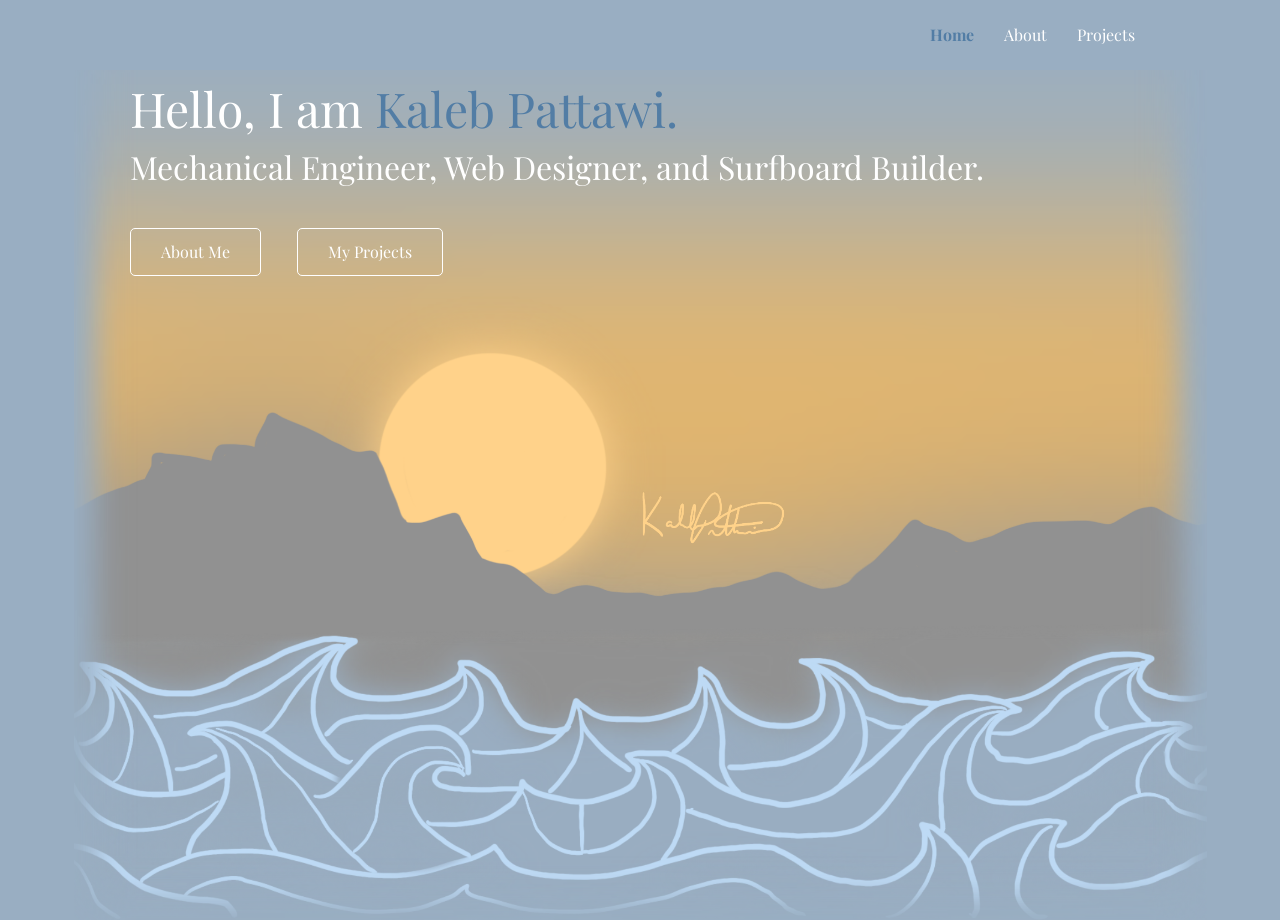
<file: index.html>
<!DOCTYPE html>
<html lang="en">
<head>
    <meta charset="UTF-8">
    <meta http-equiv="X-UA-Compatible" content="IE=edge">
    <meta name="viewport" content="width=device-width, initial-scale=1.0">
    <link rel="stylesheet" href="https://cdnjs.cloudflare.com/ajax/libs/font-awesome/5.15.3/css/all.min.css" integrity="sha512-iBBXm8fW90+nuLcSKlbmrPcLa0OT92xO1BIsZ+ywDWZCvqsWgccV3gFoRBv0z+8dLJgyAHIhR35VZc2oM/gI1w==" crossorigin="anonymous" />
    
    <link rel="stylesheet" href="./css/style.css">
    <link rel="stylesheet" href="./css/utilities.css">
    <title>Kaleb Pattawi | Home</title>
</head>
<body>
    <!-- Navbar -->
    <div class="navbar">
        <div class="container flex">
            <h1 class="logo"></h1>
            <nav>
                <ul>
                    <li><a class="text-dark" href="./templates/index.html">Home</a></li>
                    <li><a href="./templates/about.html">About</a></li>
                    <li><a href="./templates/projects.html">Projects</a></li>
                    </ul>
            </nav>
        </div>
    </div>

    <!-- Showcase -->
    <section class="showcase">
        <div class="container">
            <div class="showcase-text">
                <h1>Hello, I am <mark>Kaleb Pattawi.</mark></h1>
                <h2>Mechanical Engineer, Web Designer, and Surfboard Builder.</h2>
                <!-- <a href="about.html" class="btn btn-outline-white">Read More</a> -->
                <div class="buttons">
                    <a href="./templates/about.html" class="btn btn-outline-white">About Me</a>
                    <a href="./templates/projects.html" class="btn btn-outline-white">My Projects</a>
                </div>
            </div>
            
        </div>
    </section>
</body>
</html>
</file>
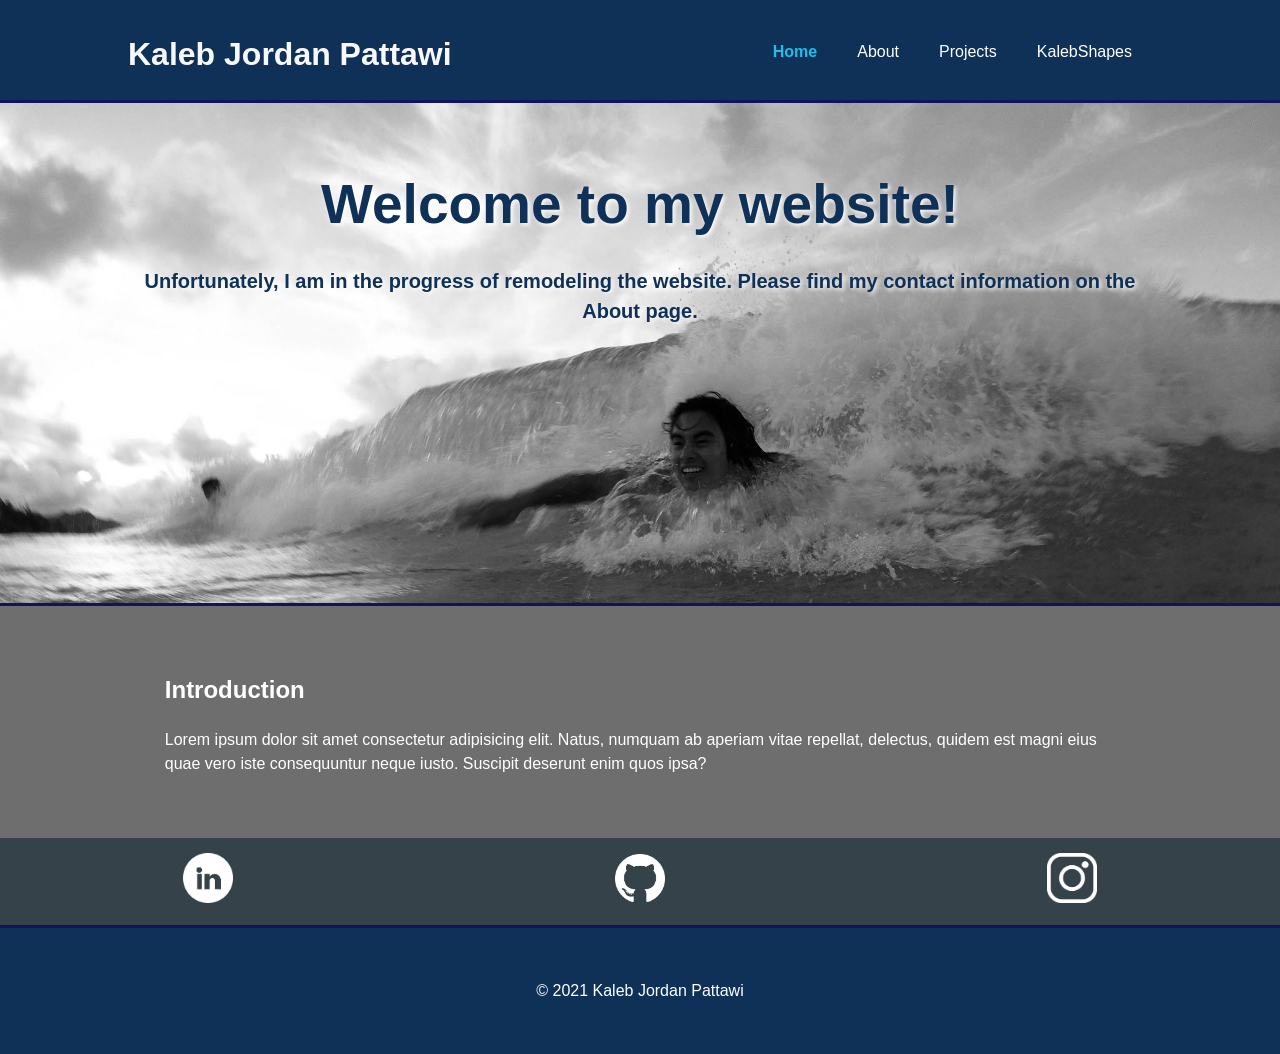
<file: oldLayout/index.html>
<!DOCTYPE html>
<html>

    <head>
        <meta charset="utf-8">
        <meta name="viewport" content="width=device-width">
        <meta name="description" content="Kaleb Pattawi's Portfolio">
        <meta name="keywords" content="portfolio, resume, experience, research, education">
        <meta name="author" content="Kaleb Pattawi">
        <title>Home</title>
        <link rel="stylesheet" href="./css/style.css">
    </head>
    
    <body>
        <header>
            <div class="container">
                <div id="branding">
                    <h1>Kaleb <span class="highlight"></span>Jordan Pattawi</h1>
                </div>
                <nav>
                    <ul>
                        <li class="current"><a href="index.html">Home</a></li>
                        <li><a href="about.html">About</a></li>
                        <li><a href="projects.html">Projects</a></li>
                        <li><a href="kalebshapes.html">KalebShapes</a></li>
                    </ul>
                </nav>
            </div>
        </header>

        <section id="showcase">
            <div class="container">
                <h1>Welcome to my website!</h1>
                <p>Unfortunately, I am in the progress of remodeling the website.  Please find my contact information on the About page.</p>
            </div>
        </section>

        <section id="introduction">
            <div class="container">
                <h1>Introduction</h1>
                <p>
                    Lorem ipsum dolor sit amet consectetur adipisicing elit. Natus, numquam ab aperiam vitae repellat, delectus, quidem est magni eius quae vero iste consequuntur neque iusto. Suscipit deserunt enim quos ipsa?
                </p>
            </div>
        </section>

        <!-- <section id="boxes">
            <div class="box">
                <img src="./img/headshot.jpg">
                <h3>Yeet1</h3>
                <p>Lorem, ipsum dolor sit amet consectetur adipisicing elit. Laudantium nostrum velit adipisci eligendi enim! Tempora suscipit quia voluptatem, beatae ratione sint maiores iusto voluptates, officiis maxime excepturi soluta voluptatibus quis.</p>
            </div>
            <div class="box">
                <img src="./img/black_KalebShapes.jpg">
                <h3>Yeet2</h3>
                <p>Lorem, ipsum dolor sit amet consectetur adipisicing elit. Laudantium nostrum velit adipisci eligendi enim! Tempora suscipit quia voluptatem, beatae ratione sint maiores iusto voluptates, officiis maxime excepturi soluta voluptatibus quis.</p>
            </div>
            <div class="box">
                <img src="./img/wave.jpg">
                <h3>Yeet3</h3>
                <p>Lorem, ipsum dolor sit amet consectetur adipisicing elit. Laudantium nostrum velit adipisci eligendi enim! Tempora suscipit quia voluptatem, beatae ratione sint maiores iusto voluptates, officiis maxime excepturi soluta voluptatibus quis.</p>
            </div>
        </section> -->

        <section id="newsletter">
            <a href="https://www.linkedin.com/in/kalebpattawi/" target="_blank"><img src="./img/whitelinked.png" alt=""></a>
            <a href="https://github.com/kpattawi" target="_blank"><img src="./img/whitegithub.png" alt=""></a>
            <a href="https://www.instagram.com/kalebshapes/" target="_blank"><img src="./img/whiteinsta.png" alt=""></a>
        </section>

        <footer>
            <p>&copy; 2021 Kaleb Jordan Pattawi</p>
        </footer>

    </body>
</html>
</file>
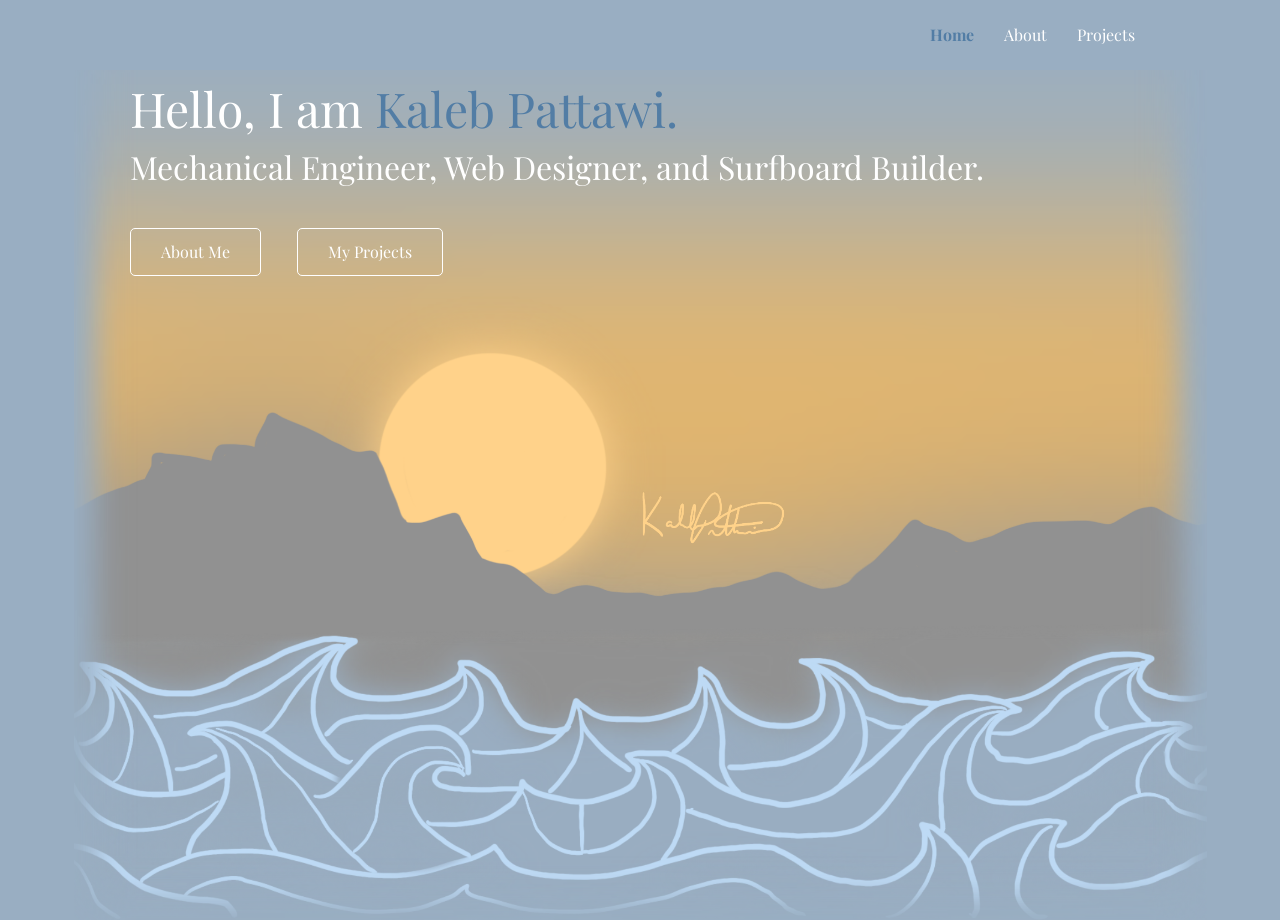
<file: templates/index.html>
<!DOCTYPE html>
<html lang="en">
<head>
    <meta charset="UTF-8">
    <meta http-equiv="X-UA-Compatible" content="IE=edge">
    <meta name="viewport" content="width=device-width, initial-scale=1.0">
    <link rel="stylesheet" href="https://cdnjs.cloudflare.com/ajax/libs/font-awesome/5.15.3/css/all.min.css" integrity="sha512-iBBXm8fW90+nuLcSKlbmrPcLa0OT92xO1BIsZ+ywDWZCvqsWgccV3gFoRBv0z+8dLJgyAHIhR35VZc2oM/gI1w==" crossorigin="anonymous" />
    
    <link rel="stylesheet" href="../css/style.css">
    <link rel="stylesheet" href="../css/utilities.css">
    <title>Kaleb Pattawi | Home</title>
</head>
<body>
    <!-- Navbar -->
    <div class="navbar">
        <div class="container flex">
            <!-- <h1 class="logo"></h1> -->
            <nav>
                <ul>
                    <li><a class="text-dark" href="index.html">Home</a></li>
                    <li><a href="about.html">About</a></li>
                    <li><a href="projects.html">Projects</a></li>
                    </ul>
            </nav>
        </div>
    </div>

    <!-- Showcase -->
    <section class="showcase">
        <div class="container">
            <div class="showcase-text">
                <h1>Hello, I am <mark>Kaleb Pattawi.</mark></h1>
                <h2>Mechanical Engineer, Web Designer, and Surfboard Builder.</h2>
                <!-- <a href="about.html" class="btn btn-outline-white">Read More</a> -->
                <div class="buttons">
                    <a href="about.html" class="btn btn-outline-white">About Me</a>
                    <a href="projects.html" class="btn btn-outline-white">My Projects</a>
                </div>
            </div>
            
        </div>
    </section>
</body>
</html>
</file>
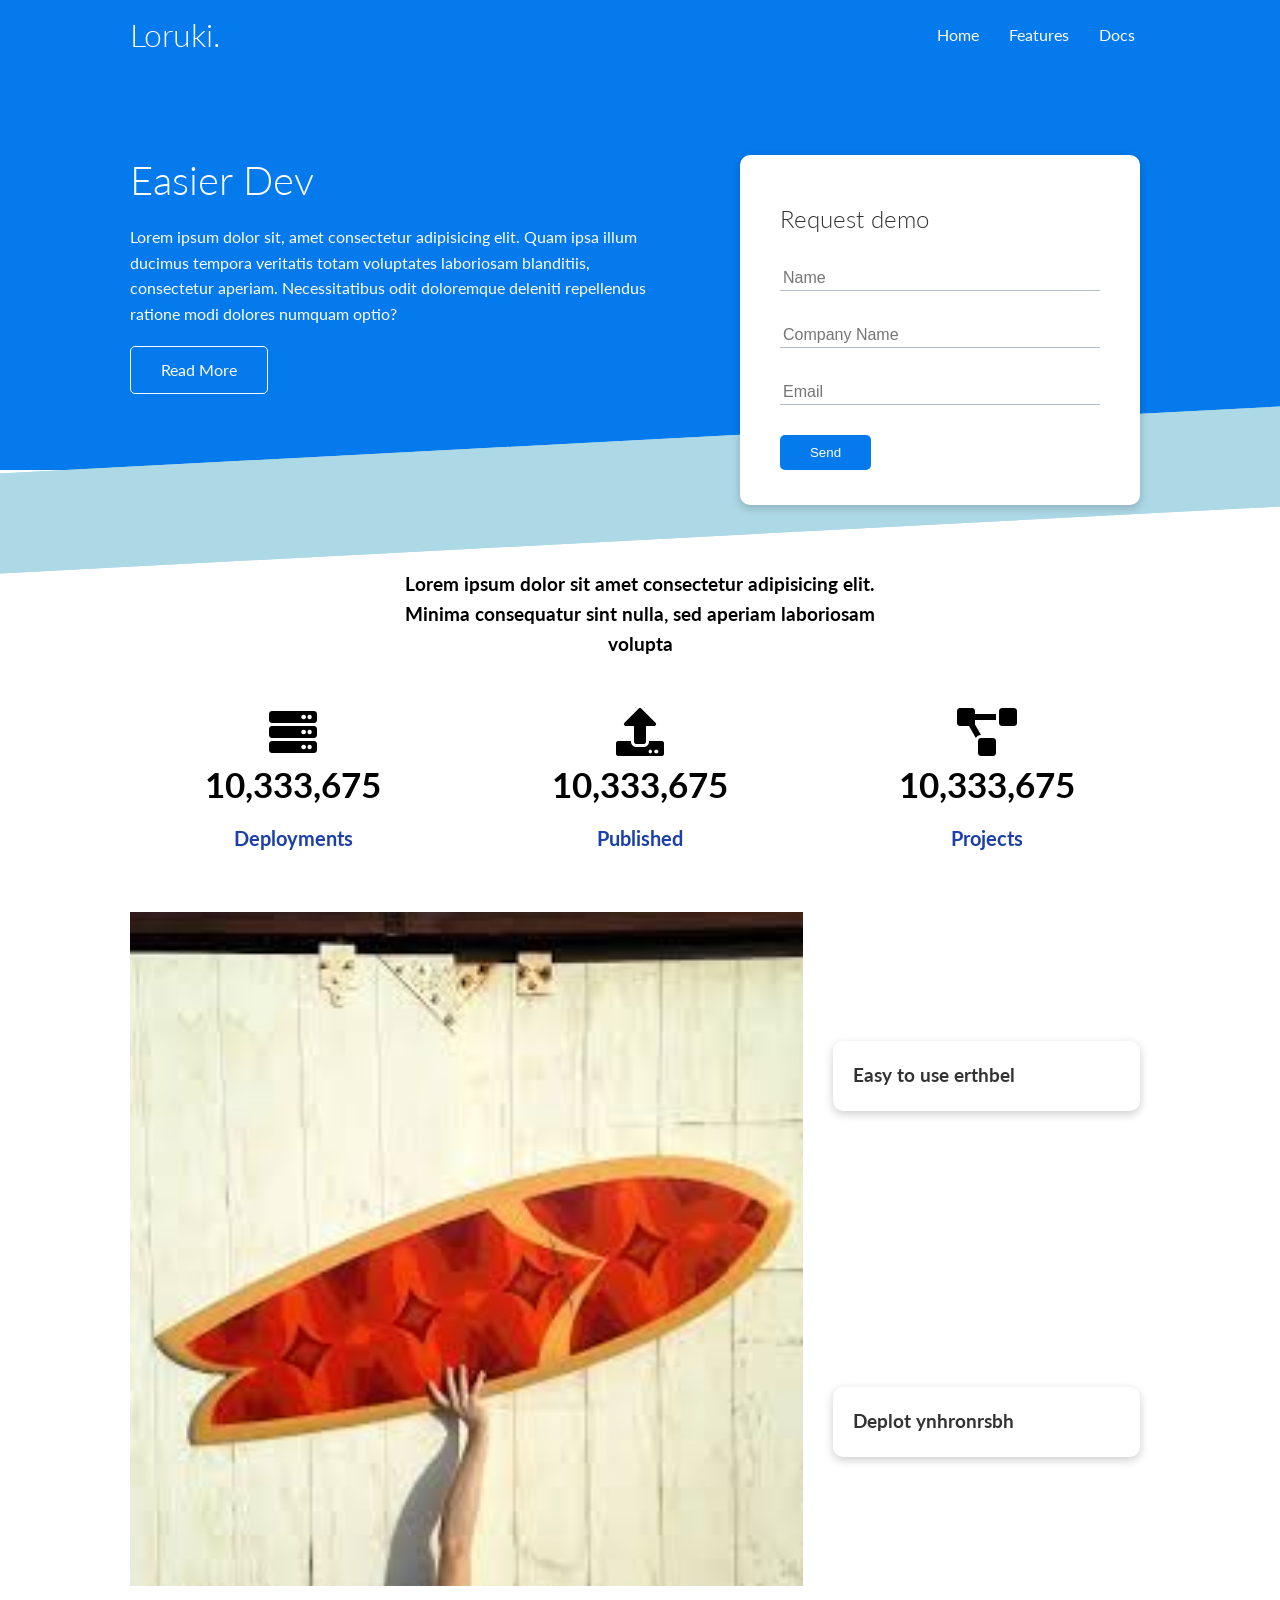
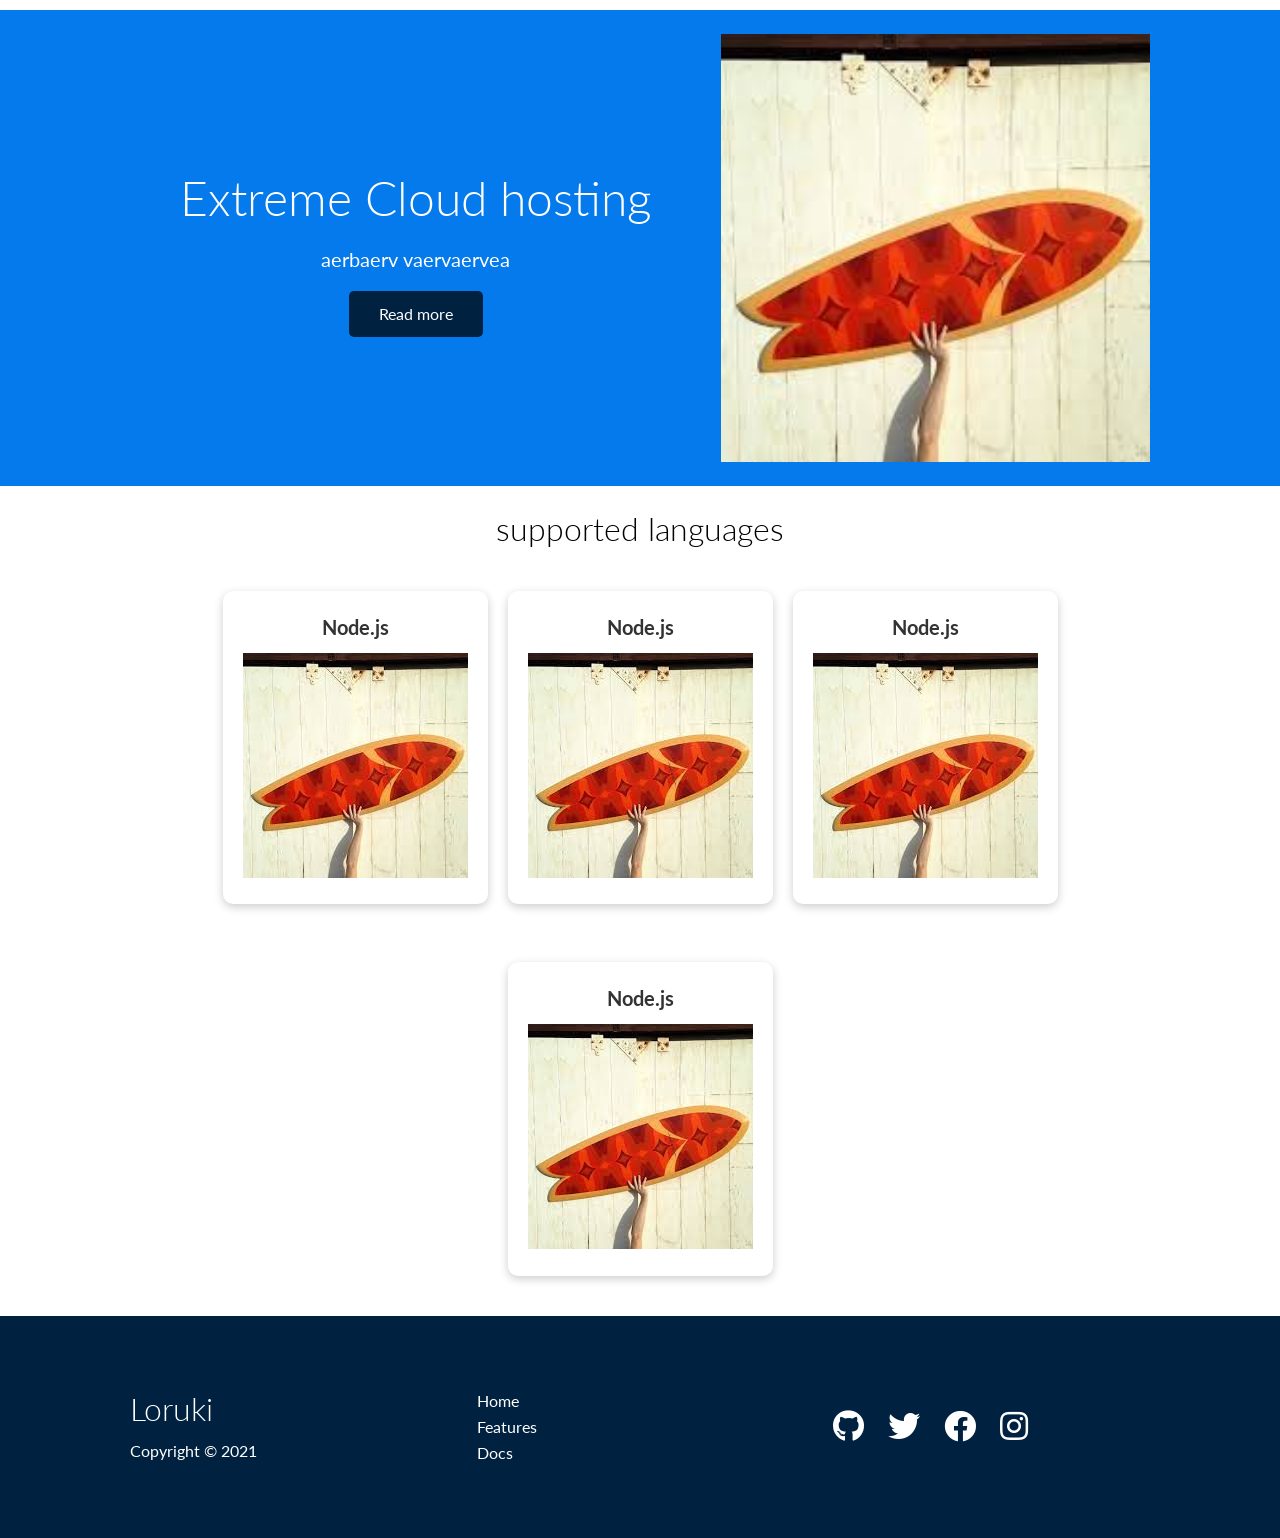
<file: youtubeTutorial/index.html>
<!DOCTYPE html>
<html lang="en">
<head>
    <meta charset="UTF-8">
    <meta http-equiv="X-UA-Compatible" content="IE=edge">
    <meta name="viewport" content="width=device-width, initial-scale=1.0">
    <link rel="stylesheet" href="https://cdnjs.cloudflare.com/ajax/libs/font-awesome/5.15.3/css/all.min.css" integrity="sha512-iBBXm8fW90+nuLcSKlbmrPcLa0OT92xO1BIsZ+ywDWZCvqsWgccV3gFoRBv0z+8dLJgyAHIhR35VZc2oM/gI1w==" crossorigin="anonymous" />
    <link rel="stylesheet" href="css/utilities.css">
    <link rel="stylesheet" href="css/style.css">
    <title>Loruki</title>
</head>
<body>
    <!-- Navbar -->
    <div class="navbar">
        <div class="container flex">
            <h1 class="logo">Loruki.</h1>
            <nav>
                <ul>
                    <li><a href="index.html">Home</a></li>
                    <li><a href="features.html">Features</a></li>
                    <li><a href="Docs.html">Docs</a></li>
                </ul>
            </nav>
        </div>
    </div>

    <!-- Showcase -->
    <section class="showcase">
        <div class="container grid">
            <div class="showcase-text">
                <h1>Easier Dev</h1>
                <p>Lorem ipsum dolor sit, amet consectetur adipisicing elit. Quam ipsa illum ducimus tempora veritatis totam voluptates laboriosam blanditiis, consectetur aperiam. Necessitatibus odit doloremque deleniti repellendus ratione modi dolores numquam optio?</p>
                <a href="features.html" class="btn btn-outline">Read More</a>
            </div>

            <div class="showcase-form card">
                <h2>Request demo</h2>
                <form>
                    <div class="form-control">
                        <input type="text" name="name" placeholder="Name" required>
                    </div>
                    <div class="form-control">
                        <input type="text" name="company" placeholder="Company Name" required>
                    </div>
                    <div class="form-control">
                        <input type="email" name="email" placeholder="Email" required>
                    </div>
                    <input type="submit" value="Send" class="btn btn-primary">
                </form>
            </div>
        </div>
    </section>

    <!-- Stats -->
    <section class="stats">
        <div class="container">
            <h3 class="stats-heading text-center my-1">
                Lorem ipsum dolor sit amet consectetur adipisicing elit. Minima consequatur sint nulla, sed aperiam laboriosam volupta
            </h3>

            <div class="grid grid-3 text-center my-4">
                <div>
                    <i class="fas fa-server fa-3x"></i>
                    <h3>10,333,675</h3>
                    <p class="text-secondary">Deployments</p>
                </div>
                <div>
                    <i class="fas fa-upload fa-3x"></i>
                    <h3>10,333,675</h3>
                    <p class="text-secondary">Published</p>
                </div>
                <div>
                    <i class="fas fa-project-diagram fa-3x"></i>
                    <h3>10,333,675</h3>
                    <p class="text-secondary">Projects</p>
                </div>
            </div>
        </div>
    </section>

    <!-- Cli -->
    <section class="cli">
        <div class="container grid">
            <img src="images/surfboard.jpg" alt="">
            <div class="card">
                <h3>Easy to use erthbel</h3>
            </div>
            <div class="card">
                <h3>Deplot ynhronrsbh</h3>
            </div>
        </div>
    </section>

    <!-- Cloud  -->
    <section class="cloud bg-primary my-2 py-2">
        <div class="container grid">
            <div class="text-center">
                <h2 class="lg">Extreme Cloud hosting</h2>
                <p class="lead my-1"> 
                    aerbaerv vaervaervea 
                </p>
                <a href="features.html" class="btn btn-dark">Read more</a>
            </div>
            <img src="images/surfboard.jpg" alt="">
        </div>
    </section>

    <!-- Languages  -->
    <section class="languages">
        <h2 class="md text-center my-2">
            supported languages
        </h2>
        <div class="container flex">
            <div class="card">
                <h4>Node.js</h4>
                <img src="images/surfboard.jpg" alt="">
            </div>
            <div class="card">
                <h4>Node.js</h4>
                <img src="images/surfboard.jpg" alt="">
            </div>
            <div class="card">
                <h4>Node.js</h4>
                <img src="images/surfboard.jpg" alt="">
            </div>
            <div class="card">
                <h4>Node.js</h4>
                <img src="images/surfboard.jpg" alt="">
            </div>
        </div>
    </section>

    <!-- FOoter  -->
    <footer class="footer bg-dark py-5">
        <div class="container grid grid-3">
            <div>
                <h1>Loruki</h1>
                <p>Copyright &copy; 2021</p>
            </div>
            <nav>
                <ul>
                    <li><a href="index.html">Home</a></li>
                    <li><a href="features.html">Features</a></li>
                    <li><a href="Docs.html">Docs</a></li>
                </ul>
            </nav>
            <div class="social">
                <a href="#"><i class="fab fa-github fa-2x"></i></a>
                <a href="#"><i class="fab fa-twitter fa-2x"></i></a>
                <a href="#"><i class="fab fa-facebook fa-2x"></i></a>
                <a href="#"><i class="fab fa-instagram fa-2x"></i></a>
            </div>
        </div>
    </footer>

</body>
</html>
</file>
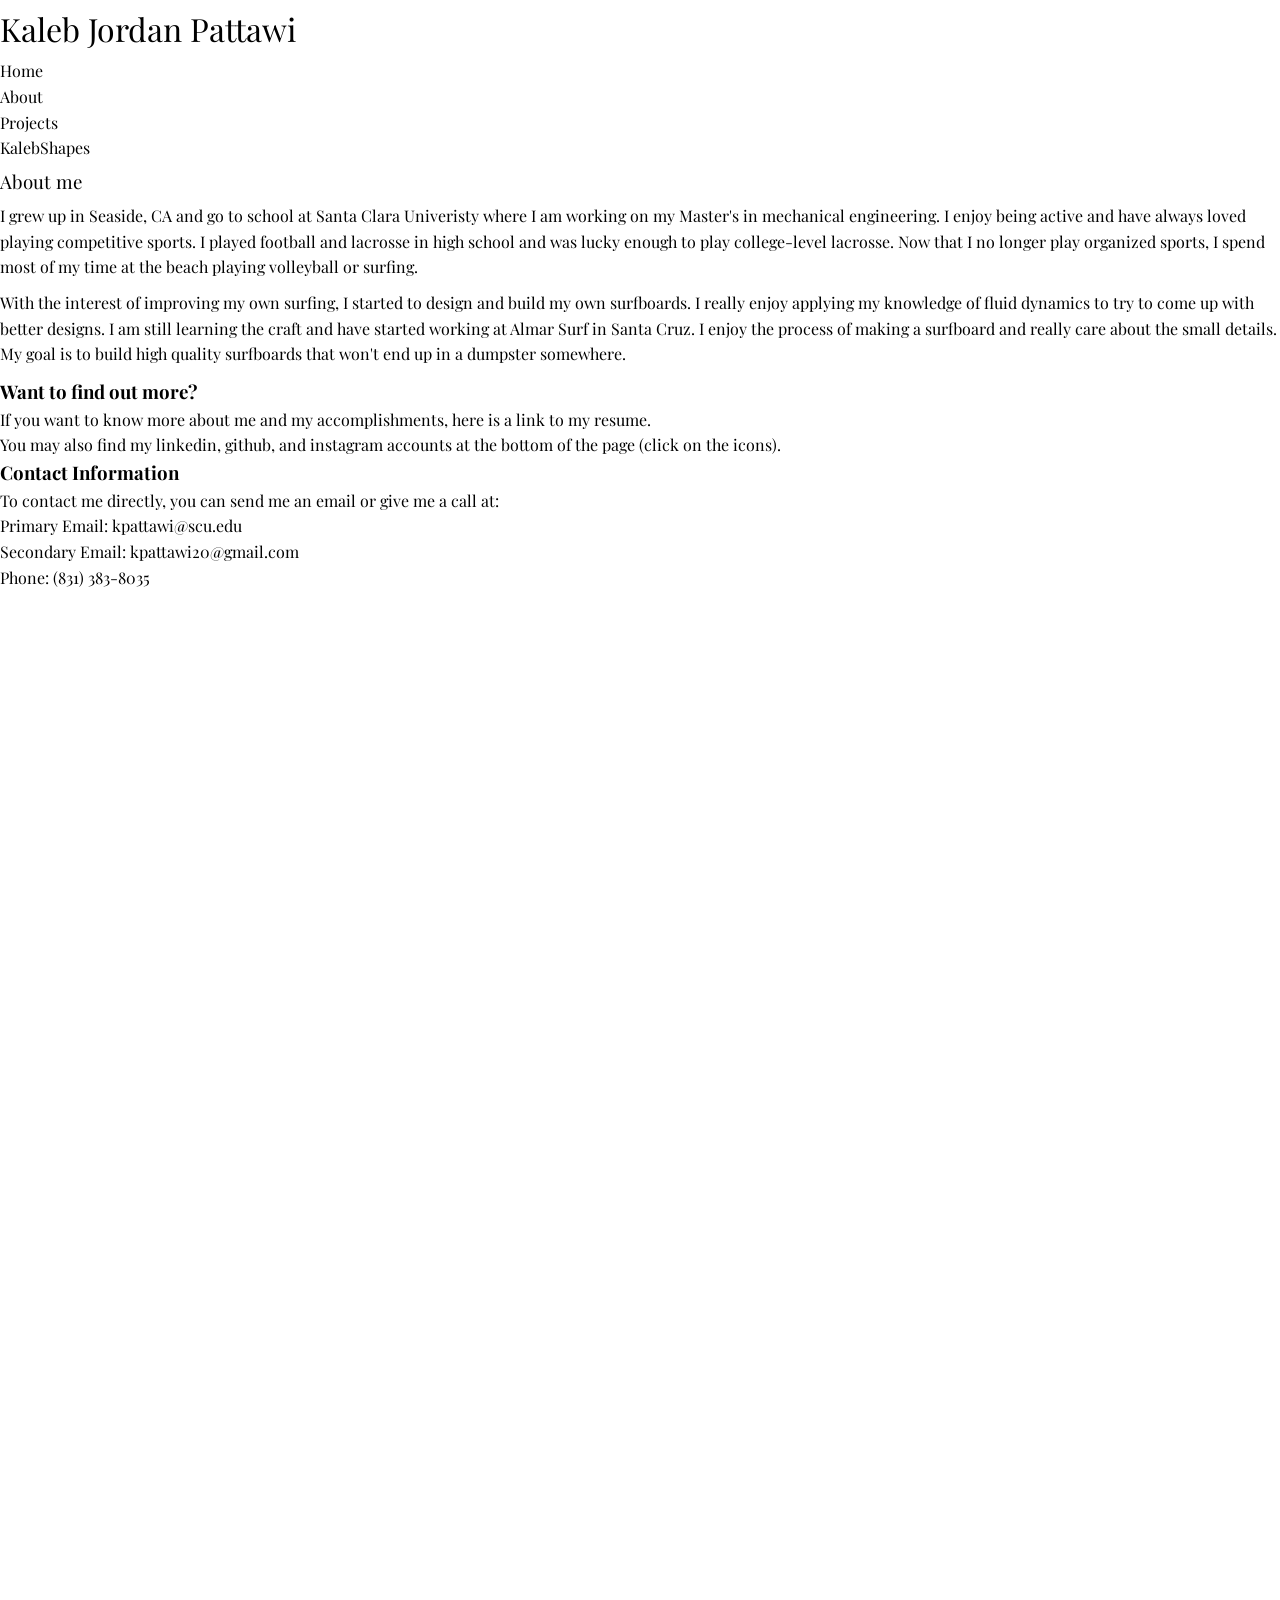
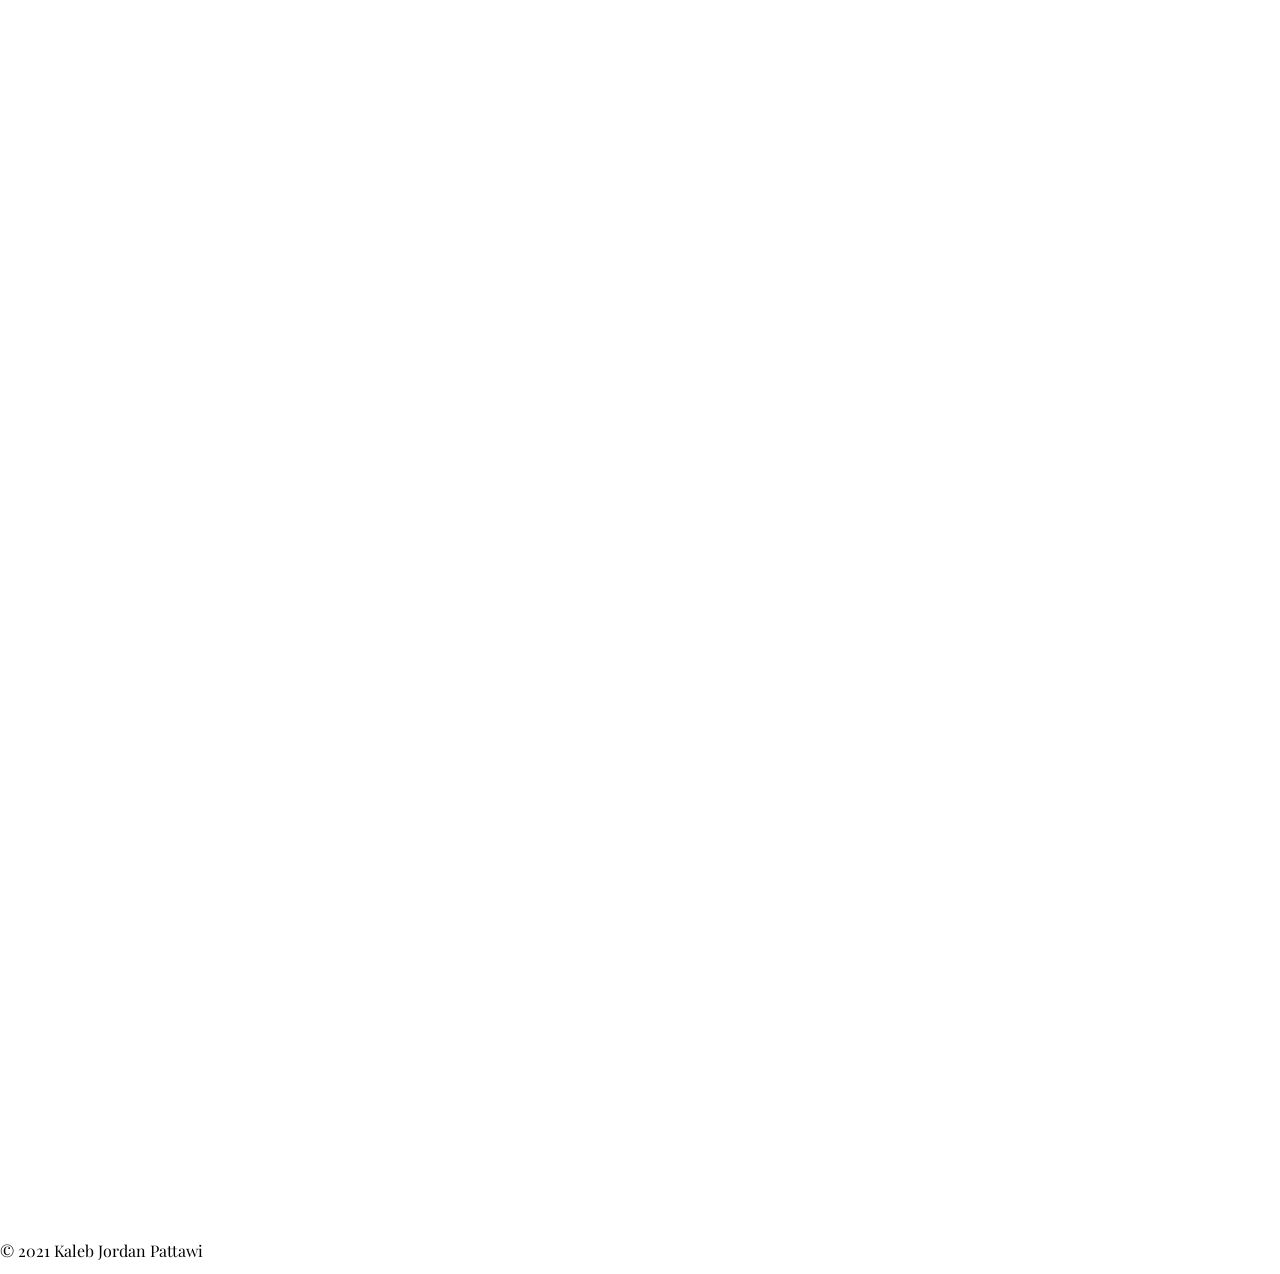
<file: about.html>
<!DOCTYPE html>
<html>
    <head>
        <meta charset="utf-8">
        <meta name="viewport" content="width=device-width">
        <meta name="description" content="Kaleb Pattawi's Portfolio">
        <meta name="keywords" content="portfolio, resume, experience, research, education">
        <meta name="author" content="Kaleb Pattawi">
        <title>About</title>
        <link rel="stylesheet" href="./css/style.css">
        
    </head>
    
    <body>
        <header>
            <div class="container">
                <div id="branding">
                    <h1>Kaleb <span class="highlight"></span>Jordan Pattawi</h1>
                </div>
                <nav>
                    <ul>
                        <li><a href="index.html">Home</a></li>
                        <li class="current"><a href="about.html">About</a></li>
                        <li><a href="projects.html">Projects</a></li>
                        <li><a href="kalebshapes.html">KalebShapes</a></li>
                    </ul>
                </nav>
            </div>
        </header>

        <section id="main">
            <div class="container">
                <article id="main-col">
                    <h1 class="page-title">About me</h1>
                    <div class="light">
                        <p> 
                            I grew up in Seaside, CA and go to school at 
                            Santa Clara Univeristy where I am working on 
                            my Master's in mechanical engineering.  I enjoy 
                            being active and have always loved playing 
                            competitive sports.  I played football and 
                            lacrosse in high school and was lucky enough 
                            to play college-level lacrosse.  Now that I no 
                            longer play organized sports, I spend most of my 
                            time at the beach playing volleyball or surfing.
                        </p>
                        <p>
                            With the interest of improving my own surfing, I 
                            started to design and build my own surfboards.
                            I really enjoy applying 
                            my knowledge of fluid dynamics to try to come up with 
                            better designs.  I am still learning the craft and have 
                            started working at Almar Surf in Santa Cruz.  I enjoy 
                            the process of making a surfboard and really care about 
                            the small details.  My goal is to build high quality surfboards 
                            that won't end up in a dumpster somewhere. 
                        </p>
                    </div>
                </article>

                <aside id="sidebar">
                    <div class="dark">
                        <h3>Want to find out more?</h3>
                        <ul>
                            <li>
                                If you want to know more about me and my accomplishments, 
                                here is a link to my <a href="https://docs.google.com/document/d/14BQbeelcV4VU8afqbITBo7rW27tKcjtvRCC2LYYZzCw/edit?usp=sharing" target="_blank">resume</a>.
                            </li>
                            <li>
                                You may also find my linkedin, github, and instagram accounts at the bottom of the page (click on the icons).
                            </li>
                            <li>
                                <div  class="bulleted-list">
                                    <h3>Contact Information</h3>
                                    To contact me directly, you can send me an email or give me a call at:
                                    <ul>
                                        <li>Primary Email: <a href="mailto:kpattawi@scu.edu">kpattawi@scu.edu</a></li>
                                        <li>Secondary Email: <a href="mailto:kpattawi20@gmail.com">kpattawi20@gmail.com</a></li>
                                        <li>Phone: <a href="tel:+18313838035">(831) 383-8035</a></li>
                                    </ul>
                                </div>
                            </li>
                        </ul>
                    </div>
                </aside>
            </div>
        </section>

        <section id="newsletter">
            <a href="https://www.linkedin.com/in/kalebpattawi/" target="_blank"><img src="./img/whitelinked.png" alt=""></a>
            <a href="https://github.com/kpattawi" target="_blank"><img src="./img/whitegithub.png" alt=""></a>
            <a href="https://www.instagram.com/kalebshapes/" target="_blank"><img src="./img/whiteinsta.png" alt=""></a>
        </section>

        <footer>
            <p>&copy; 2021 Kaleb Jordan Pattawi</p>
        </footer>
    </body>
</html>
</file>
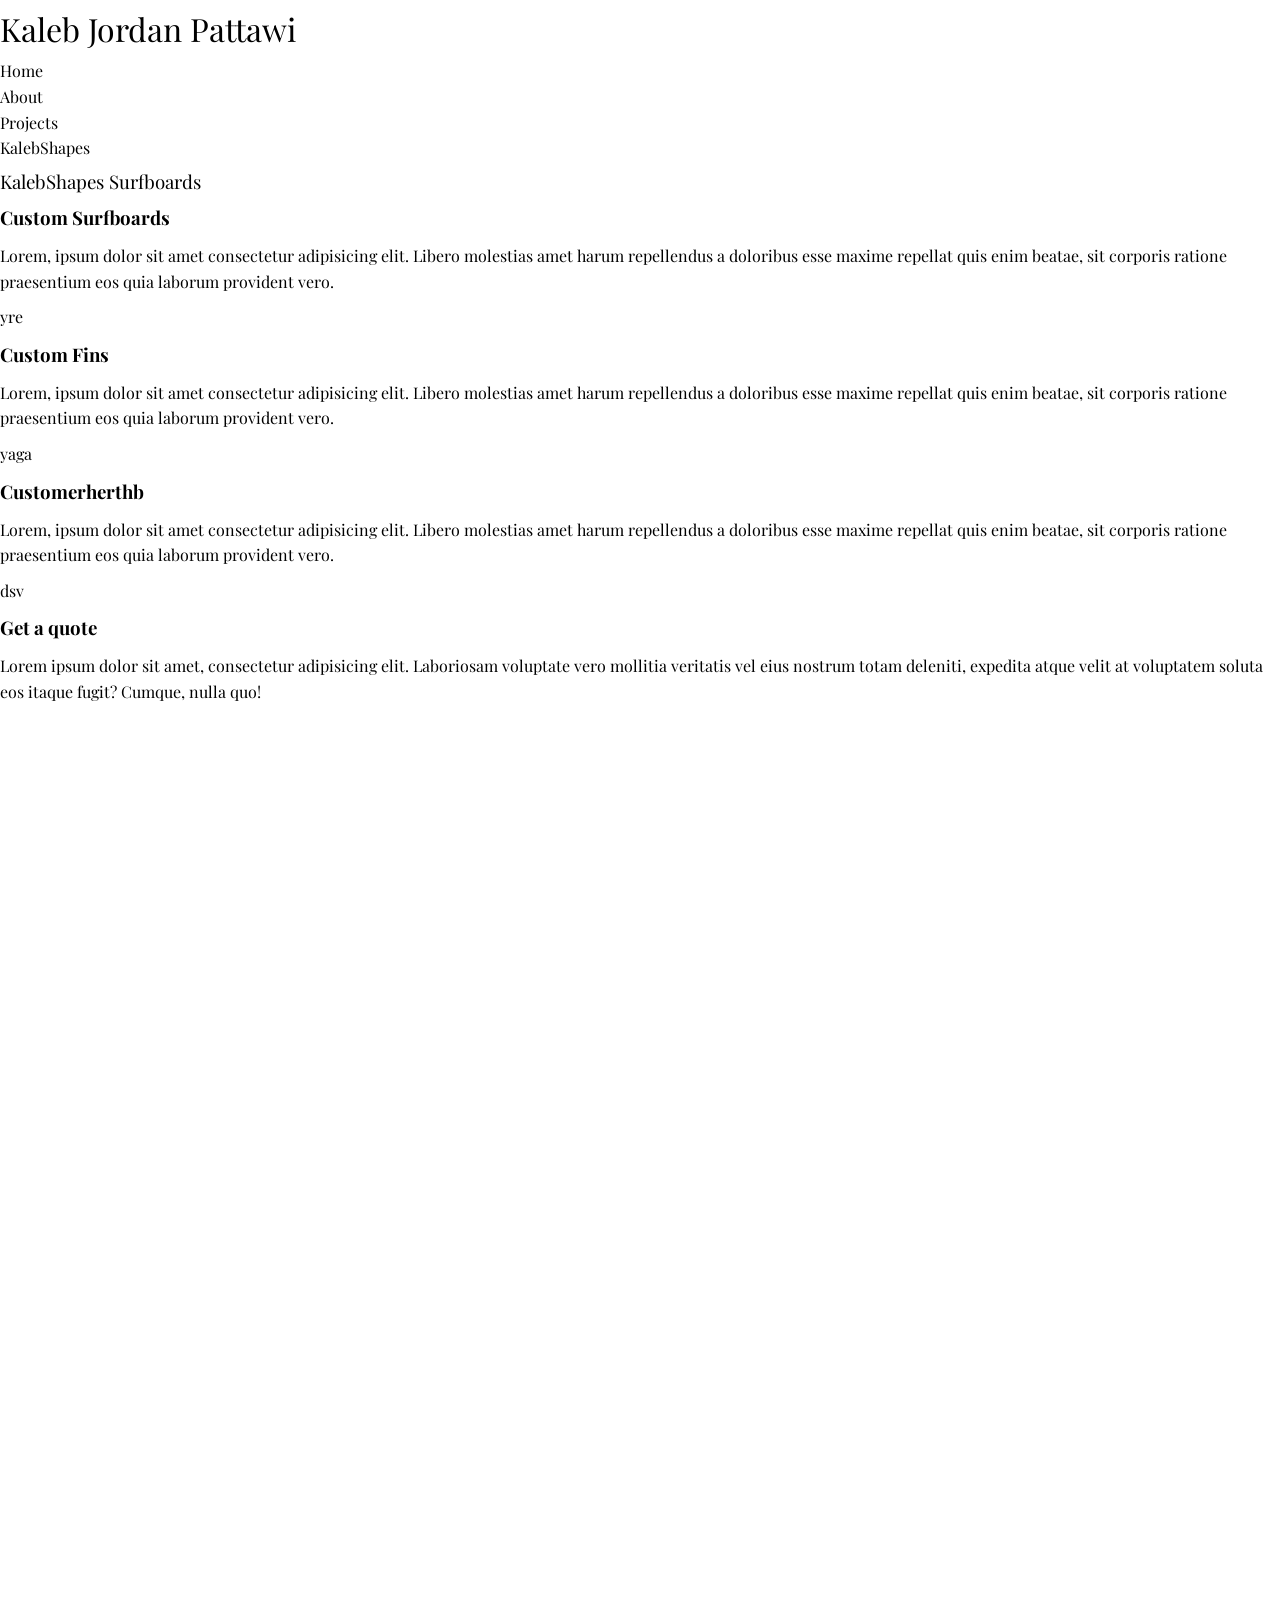
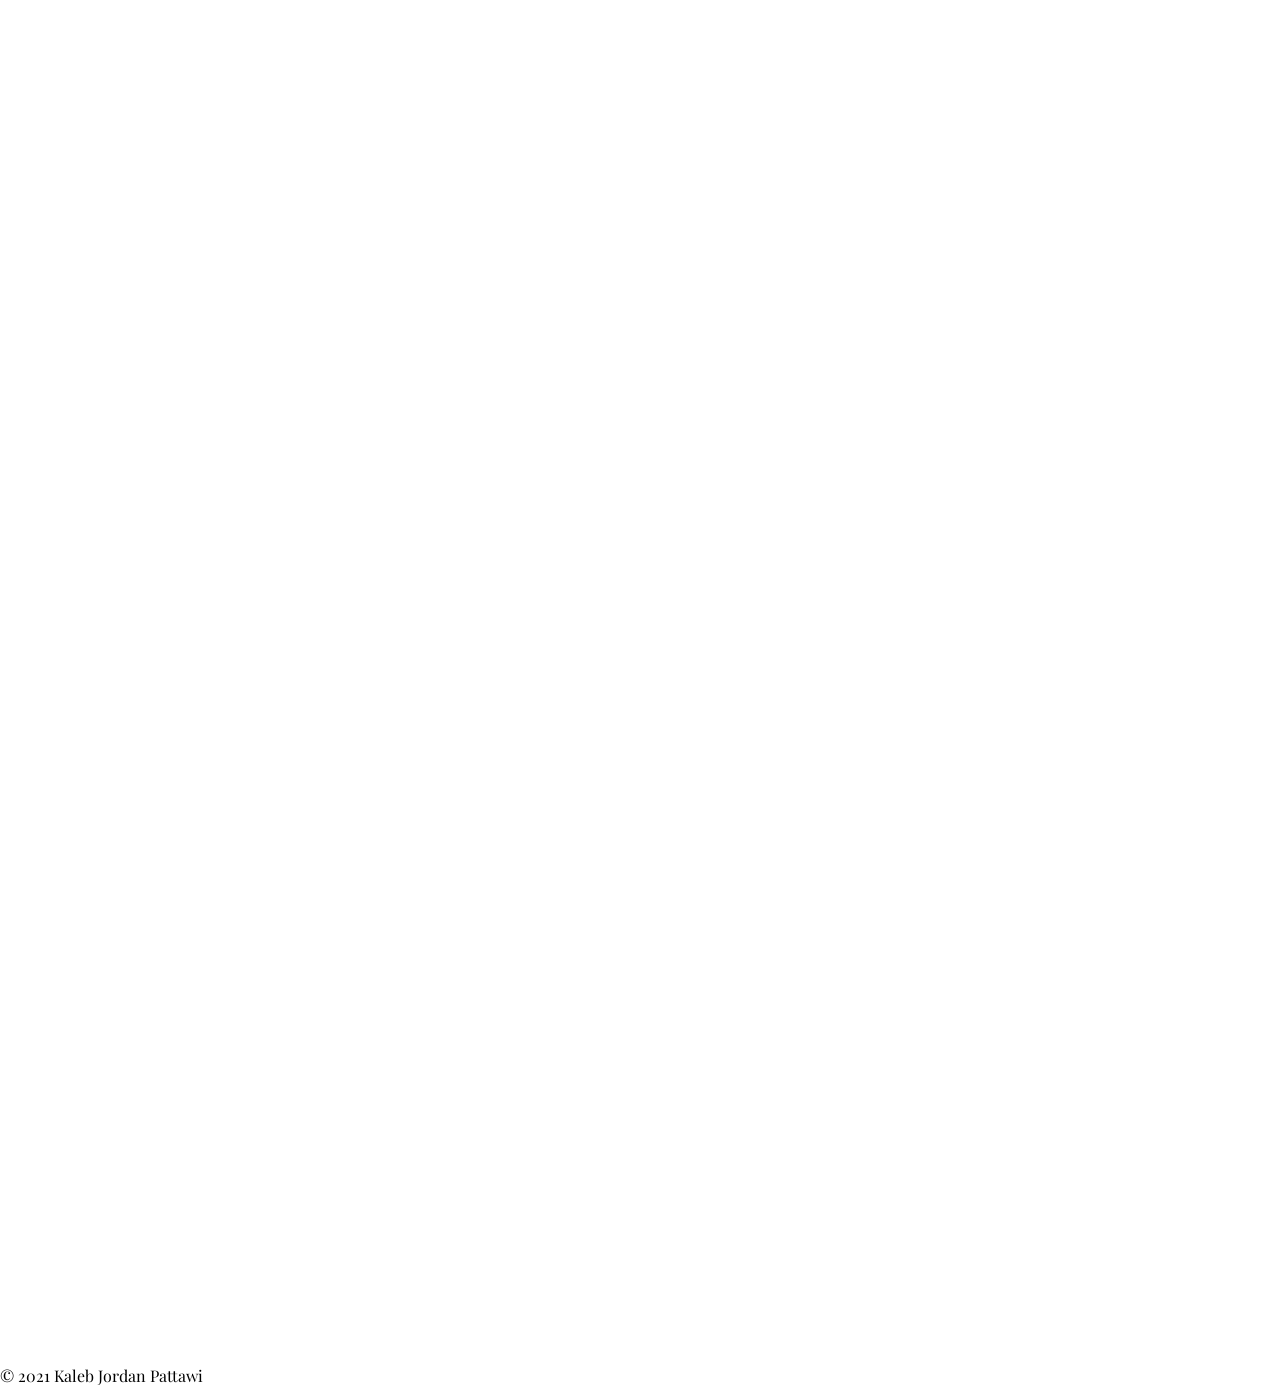
<file: kalebshapes.html>
<!DOCTYPE html>
<html>
    <head>
        <meta charset="utf-8">
        <meta name="viewport" content="width=device-width">
        <meta name="description" content="Kaleb Pattawi's Portfolio">
        <meta name="keywords" content="portfolio, resume, experience, research, education">
        <meta name="author" content="Kaleb Pattawi">
        <title>KalebShapes</title>
        <link rel="stylesheet" href="./css/style.css">
        
    </head>
    
    <body>
        <header>
            <div class="container">
                <div id="branding">
                    <h1>Kaleb <span class="highlight"></span>Jordan Pattawi</h1>
                </div>
                <nav>
                    <ul>
                        <li><a href="index.html">Home</a></li>
                        <li><a href="about.html">About</a></li>
                        <li><a href="projects.html">Projects</a></li>
                        <li class="current"><a href="kalebshapes.html">KalebShapes</a></li>
                    </ul>
                </nav>
            </div>
        </header>

        

        <section id="main">
            <div class="container">
                <article id="main-col">
                    <h1 class="page-title">KalebShapes Surfboards</h1>
                    <ul id="services">
                        <li>
                            <h3>Custom Surfboards</h3>
                            <p>Lorem, ipsum dolor sit amet consectetur adipisicing elit. Libero molestias amet harum repellendus a doloribus esse maxime repellat quis enim beatae, sit corporis ratione praesentium eos quia laborum provident vero.</p>
                            <p>yre</p>
                        </li>
                        <li>
                            <h3>Custom Fins</h3>
                            <p>Lorem, ipsum dolor sit amet consectetur adipisicing elit. Libero molestias amet harum repellendus a doloribus esse maxime repellat quis enim beatae, sit corporis ratione praesentium eos quia laborum provident vero.</p>
                            <p>yaga</p>
                        </li>
                        <li>
                            <h3>Customerherthb</h3>
                            <p>Lorem, ipsum dolor sit amet consectetur adipisicing elit. Libero molestias amet harum repellendus a doloribus esse maxime repellat quis enim beatae, sit corporis ratione praesentium eos quia laborum provident vero.</p>
                            <p>dsv</p>
                        </li>
                    </ul>
                </article>

                <aside id="sidebar">
                    <div class="dark">
                        <h3>Get a quote</h3>
                        <p>
                            Lorem ipsum dolor sit amet, consectetur adipisicing elit. Laboriosam voluptate vero mollitia veritatis vel eius nostrum totam deleniti, expedita atque velit at voluptatem soluta eos itaque fugit? Cumque, nulla quo!
                        </p>
                    </div>
                </aside>
            </div>
        </section>

        <section id="newsletter">
            <a href="https://www.linkedin.com/in/kalebpattawi/" target="_blank"><img src="./img/whitelinked.png" alt=""></a>
            <a href="https://github.com/kpattawi" target="_blank"><img src="./img/whitegithub.png" alt=""></a>
            <a href="https://www.instagram.com/kalebshapes/" target="_blank"><img src="./img/whiteinsta.png" alt=""></a>
        </section>
        
        <footer>
            <p>&copy; 2021 Kaleb Jordan Pattawi</p>
        </footer>
    </body>
</html>
</file>
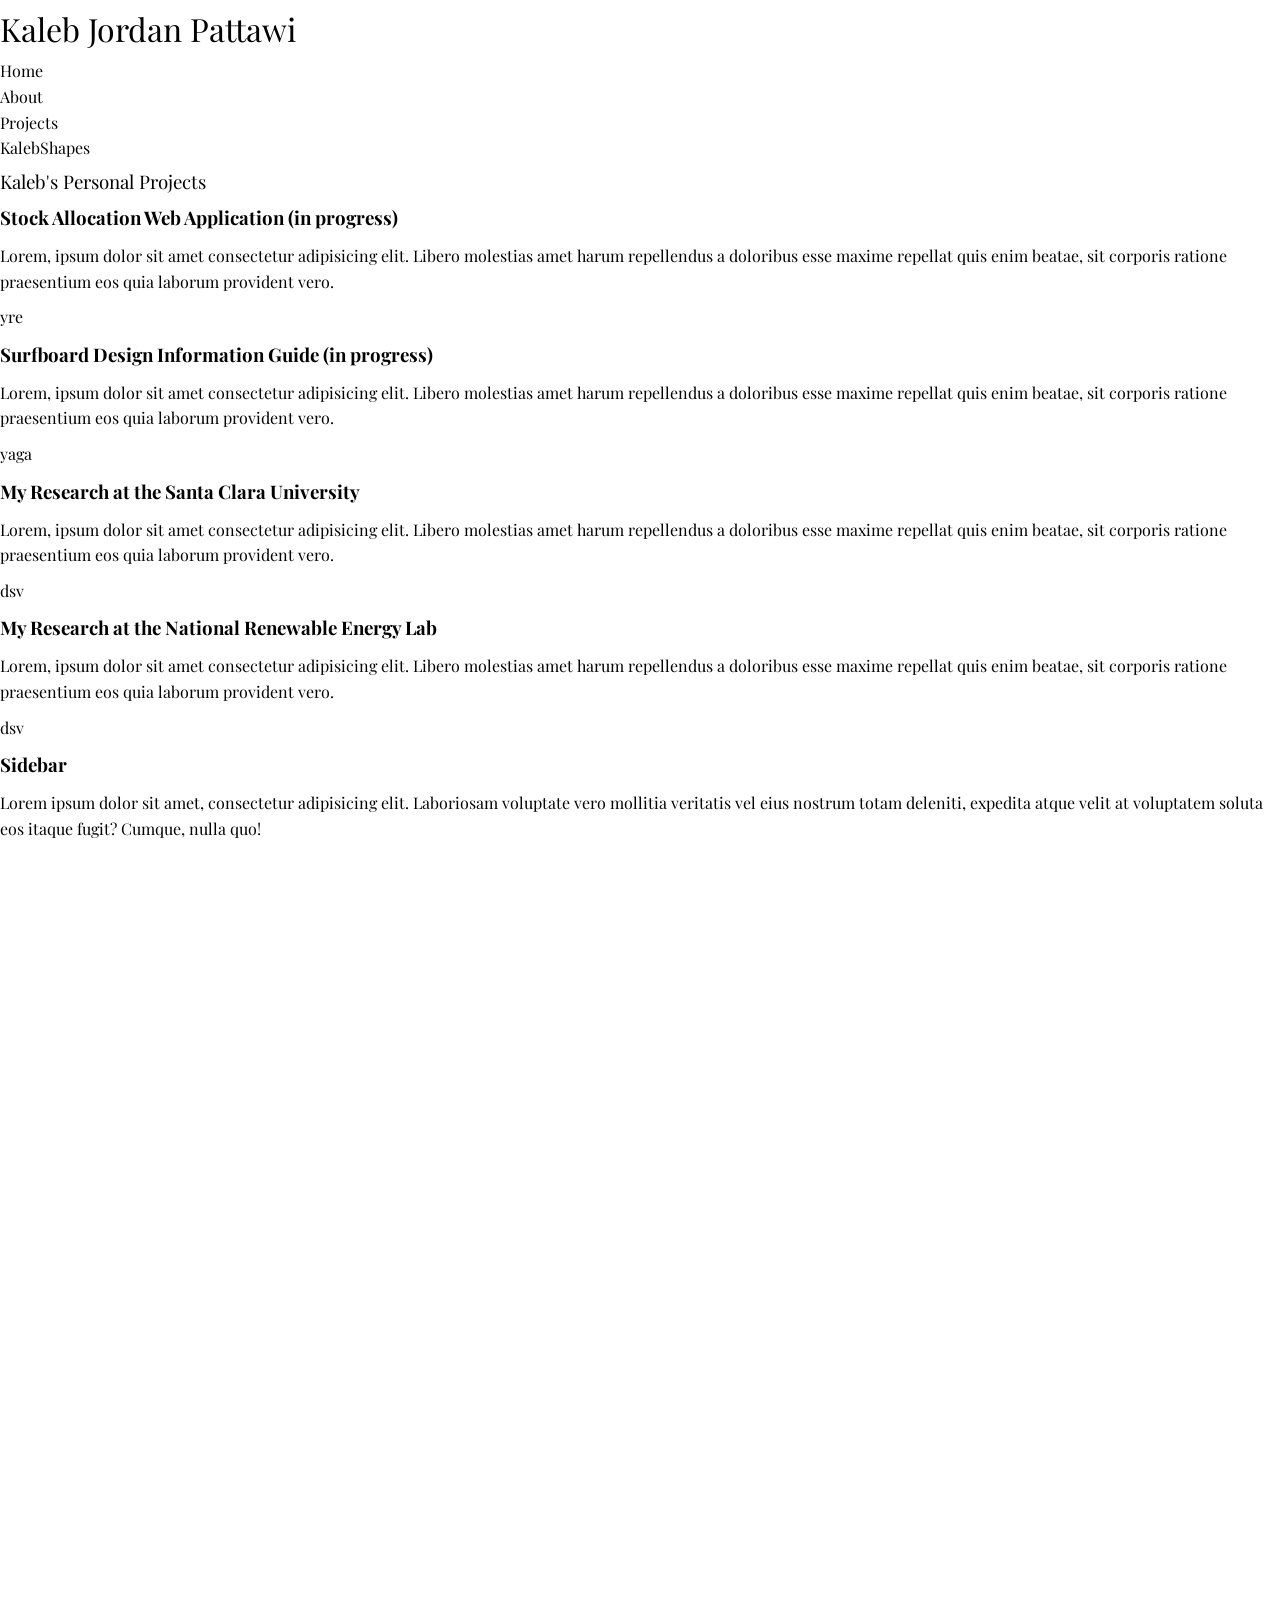
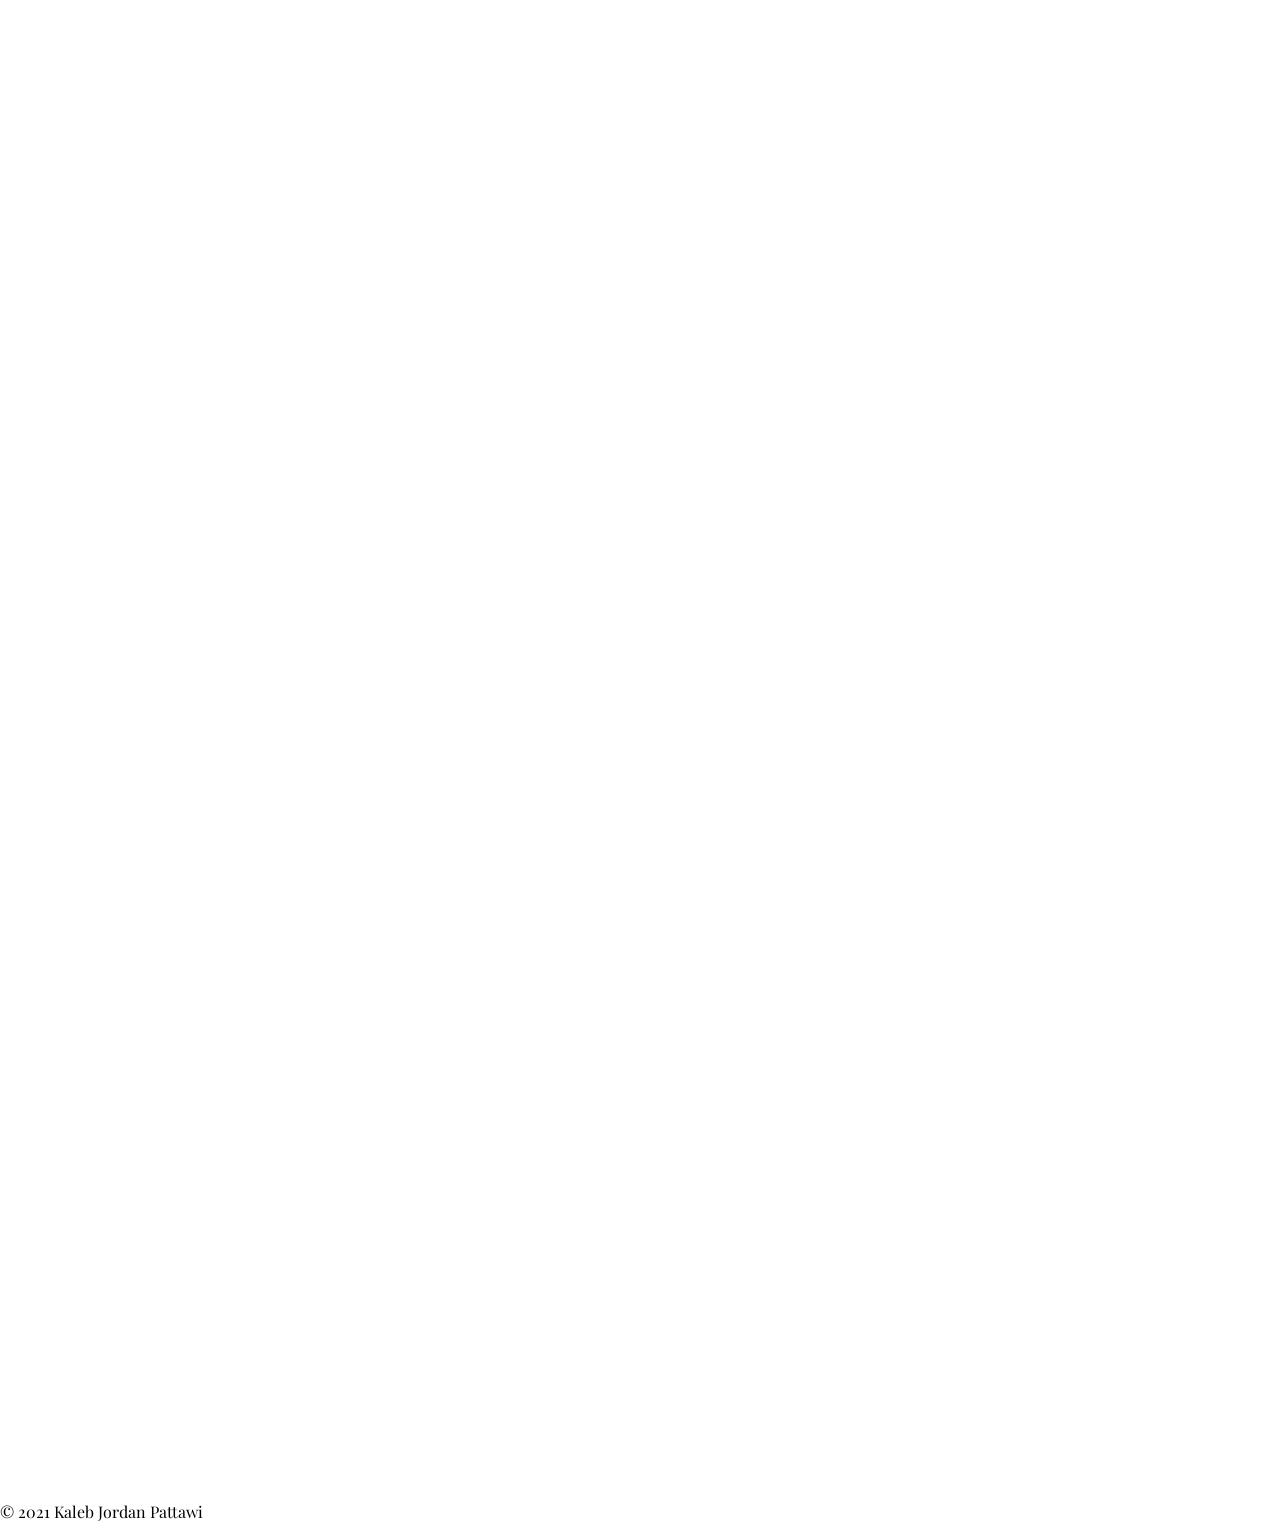
<file: projects.html>
<!DOCTYPE html>
<html>
    <head>
        <meta charset="utf-8">
        <meta name="viewport" content="width=device-width">
        <meta name="description" content="Kaleb Pattawi's Portfolio">
        <meta name="keywords" content="portfolio, resume, experience, research, education">
        <meta name="author" content="Kaleb Pattawi">
        <title>Kaleb's Projects</title>
        <link rel="stylesheet" href="./css/style.css">
        
    </head>
    
    <body>
        <header>
            <div class="container">
                <div id="branding">
                    <h1>Kaleb <span class="highlight"></span>Jordan Pattawi</h1>
                </div>
                <nav>
                    <ul>
                        <li><a href="index.html">Home</a></li>
                        <li><a href="about.html">About</a></li>
                        <li class="current"><a href="projects.html">Projects</a></li>
                        <li><a href="kalebshapes.html">KalebShapes</a></li>
                    </ul>
                </nav>
            </div>
        </header>

        

        <section id="main">
            <div class="container">
                <article id="main-col">
                    <h1 class="page-title">Kaleb's Personal Projects</h1>
                    <ul id="services">
                        <li>
                            <h3>Stock Allocation Web Application (in progress)</h3>
                            <p>Lorem, ipsum dolor sit amet consectetur adipisicing elit. Libero molestias amet harum repellendus a doloribus esse maxime repellat quis enim beatae, sit corporis ratione praesentium eos quia laborum provident vero.</p>
                            <p>yre</p>
                        </li>
                        <li>
                            <h3>Surfboard Design Information Guide (in progress)</h3>
                            <p>Lorem, ipsum dolor sit amet consectetur adipisicing elit. Libero molestias amet harum repellendus a doloribus esse maxime repellat quis enim beatae, sit corporis ratione praesentium eos quia laborum provident vero.</p>
                            <p>yaga</p>
                        </li>
                        <li>
                            <h3>My Research at the Santa Clara University</h3>
                            <p>Lorem, ipsum dolor sit amet consectetur adipisicing elit. Libero molestias amet harum repellendus a doloribus esse maxime repellat quis enim beatae, sit corporis ratione praesentium eos quia laborum provident vero.</p>
                            <p>dsv</p>
                        </li>
                        <li>
                            <h3>My Research at the National Renewable Energy Lab</h3>
                            <p>Lorem, ipsum dolor sit amet consectetur adipisicing elit. Libero molestias amet harum repellendus a doloribus esse maxime repellat quis enim beatae, sit corporis ratione praesentium eos quia laborum provident vero.</p>
                            <p>dsv</p>
                        </li>
                    </ul>
                </article>

                <aside id="sidebar">
                    <div class="dark">
                        <h3>Sidebar</h3>
                        <p>
                            Lorem ipsum dolor sit amet, consectetur adipisicing elit. Laboriosam voluptate vero mollitia veritatis vel eius nostrum totam deleniti, expedita atque velit at voluptatem soluta eos itaque fugit? Cumque, nulla quo!
                        </p>
                    </div>
                </aside>
            </div>
        </section>
        
        <section id="newsletter">
            <a href="https://www.linkedin.com/in/kalebpattawi/" target="_blank"><img src="./img/whitelinked.png" alt=""></a>
            <a href="https://github.com/kpattawi" target="_blank"><img src="./img/whitegithub.png" alt=""></a>
            <a href="https://www.instagram.com/kalebshapes/" target="_blank"><img src="./img/whiteinsta.png" alt=""></a>
        </section>

        <footer>
            <p>&copy; 2021 Kaleb Jordan Pattawi</p>
        </footer>
    </body>
</html>
</file>
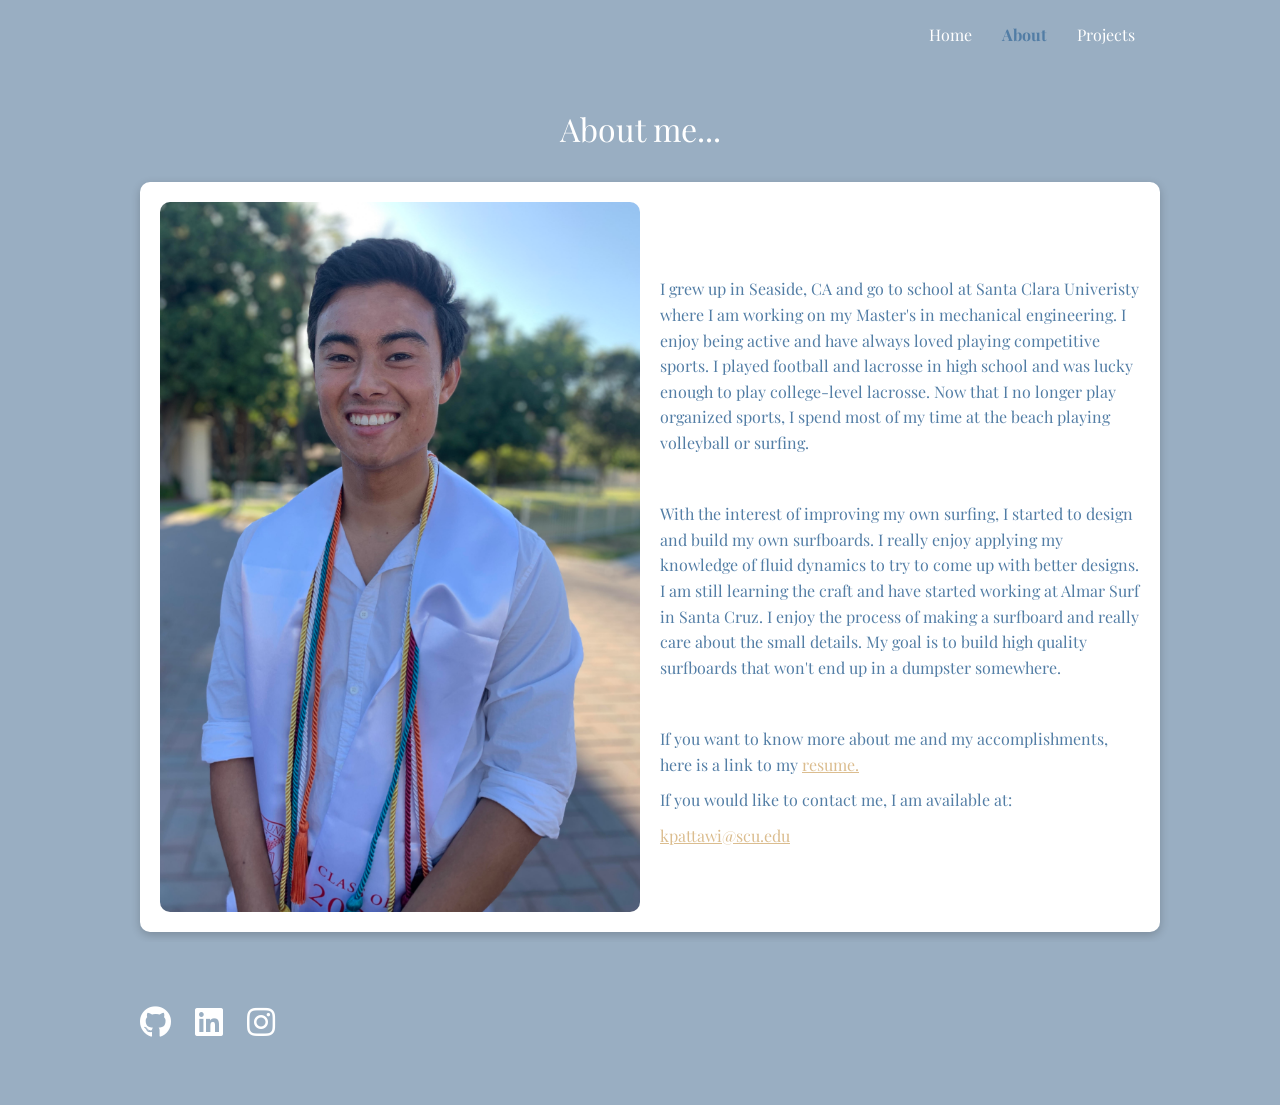
<file: templates/about.html>
<!DOCTYPE html>
<html lang="en">
<head>
    <meta charset="UTF-8">
    <meta http-equiv="X-UA-Compatible" content="IE=edge">
    <meta name="viewport" content="width=device-width, initial-scale=1.0">
    <link rel="stylesheet" href="https://cdnjs.cloudflare.com/ajax/libs/font-awesome/5.15.3/css/all.min.css" integrity="sha512-iBBXm8fW90+nuLcSKlbmrPcLa0OT92xO1BIsZ+ywDWZCvqsWgccV3gFoRBv0z+8dLJgyAHIhR35VZc2oM/gI1w==" crossorigin="anonymous" />
    
    <link rel="stylesheet" href="../css/style.css">
    <link rel="stylesheet" href="../css/utilities.css">
    <title>Kaleb Pattawi | About</title>
</head>
<body>
    <!-- Navbar -->
    <div class="navbar">
        <div class="container flex">
            <!-- <h1 class="logo"></h1> -->
            <nav>
                <ul>
                    <li><a href="index.html">Home</a></li>
                    <li><a class="text-dark" href="about.html">About</a></li>
                    <li><a href="projects.html">Projects</a></li>
                    </ul>
            </nav>
        </div>
    </div>

    <!-- biography -->
    <section class="biography">
        <h2 class="md text-center my-2">
            About me...
        </h2>
        <div class="container">
            <div class="card grid flex">
                <img src="../images/headshot.jpg" alt="">
                <div class="biography-text">
                    <p>
                        I grew up in Seaside, CA and go to school at Santa Clara Univeristy where I am working on my Master's in mechanical engineering. I enjoy being active and have always loved playing competitive sports. I played football and lacrosse in high school and was lucky enough to play college-level lacrosse. Now that I no longer play organized sports, I spend most of my time at the beach playing volleyball or surfing.
                    </p>
                    <br>
                    <p>
                        With the interest of improving my own surfing, I started to design and build my own surfboards. I really enjoy applying my knowledge of fluid dynamics to try to come up with better designs. I am still learning the craft and have started working at Almar Surf in Santa Cruz. I enjoy the process of making a surfboard and really care about the small details. My goal is to build high quality surfboards that won't end up in a dumpster somewhere.
                    </p>
                    <br>
                    <p>
                        If you want to know more about me and my accomplishments, here is a link to my <a href="https://docs.google.com/document/d/14BQbeelcV4VU8afqbITBo7rW27tKcjtvRCC2LYYZzCw/edit">resume.</a>
                    </p>
                    <p>
                        If you would like to contact me, I am available at:
                    </p>
                    <a href="mailto: kpattawi@scu.edu">kpattawi@scu.edu</a>
            
                </div>
            </div>
        </div>
    </section>

    <!-- Footer  -->
    <footer class="footer py-5">
        <div class="container grid grid-3">
            <div class="social grid-3">
                <a href="https://github.com/kpattawi" target="_blank"><i class="fab fa-github fa-2x"></i></a>
                <a href="https://www.linkedin.com/in/kalebpattawi/" target="_blank"><i class="fab fa-linkedin fa-2x"></i></a>
                <a href="https://www.instagram.com/kalebshapes/" target="_blank"><i class="fab fa-instagram fa-2x"></i></a>
            </div>
        </div>
    </footer>

</body>
</html>
</file>
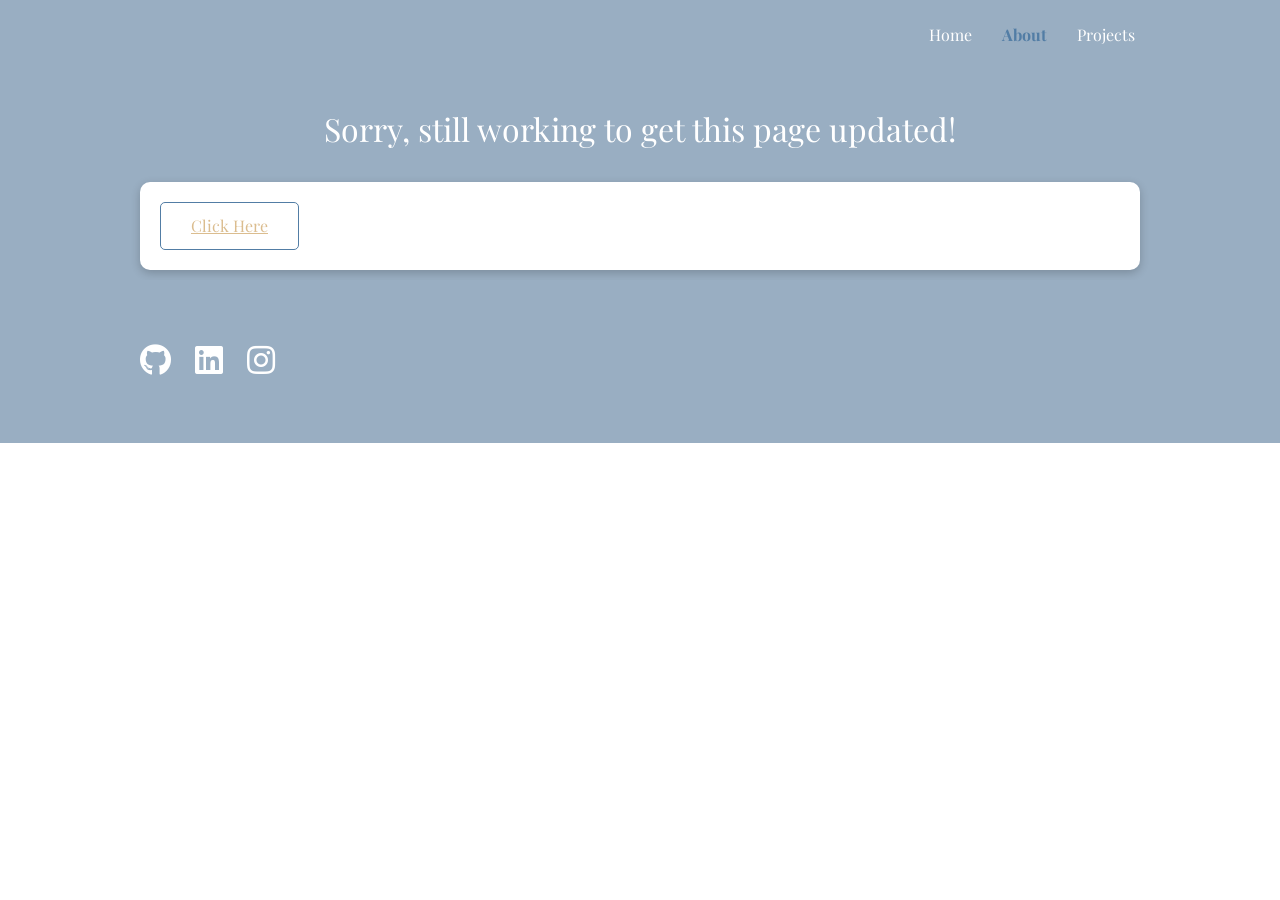
<file: templates/kalebshapes.html>
<!DOCTYPE html>
<html lang="en">
<head>
    <meta charset="UTF-8">
    <meta http-equiv="X-UA-Compatible" content="IE=edge">
    <meta name="viewport" content="width=device-width, initial-scale=1.0">
    <link rel="stylesheet" href="https://cdnjs.cloudflare.com/ajax/libs/font-awesome/5.15.3/css/all.min.css" integrity="sha512-iBBXm8fW90+nuLcSKlbmrPcLa0OT92xO1BIsZ+ywDWZCvqsWgccV3gFoRBv0z+8dLJgyAHIhR35VZc2oM/gI1w==" crossorigin="anonymous" />
    
    <link rel="stylesheet" href="../css/style.css">
    <link rel="stylesheet" href="../css/utilities.css">
    <title>Kaleb Pattawi | Projects</title>
</head>
<body>
    <!-- Navbar -->
    <div class="navbar">
        <div class="container flex">
            <!-- <h1 class="logo"></h1> -->
            <nav>
                <ul>
                    <li><a href="index.html">Home</a></li>
                    <li><a class="text-dark" href="about.html">About</a></li>
                    <li><a href="projects.html">Projects</a></li>
                    </ul>
            </nav>
        </div>
    </div>

    <!-- biography -->
    <section class="biography">
        <h2 class="md text-center my-2">
            Sorry, still working to get this page updated!
        </h2>
        <div class="container flex">
            <div class="card">
                
                <a href="about.html" class="btn btn-outline-dark">Click Here</a>
            </div>
        </div>
    </section>

    <!-- Footer  -->
    <footer class="footer py-5">
        <div class="container grid grid-3">
            <div class="social">
                <a href="https://github.com/kpattawi" target="_blank"><i class="fab fa-github fa-2x"></i></a>
                <a href="https://www.linkedin.com/in/kalebpattawi/" target="_blank"><i class="fab fa-linkedin fa-2x"></i></a>
                <a href="https://www.instagram.com/kalebshapes/" target="_blank"><i class="fab fa-instagram fa-2x"></i></a>
            </div>
        </div>
    </footer>

</body>
</html>
</file>
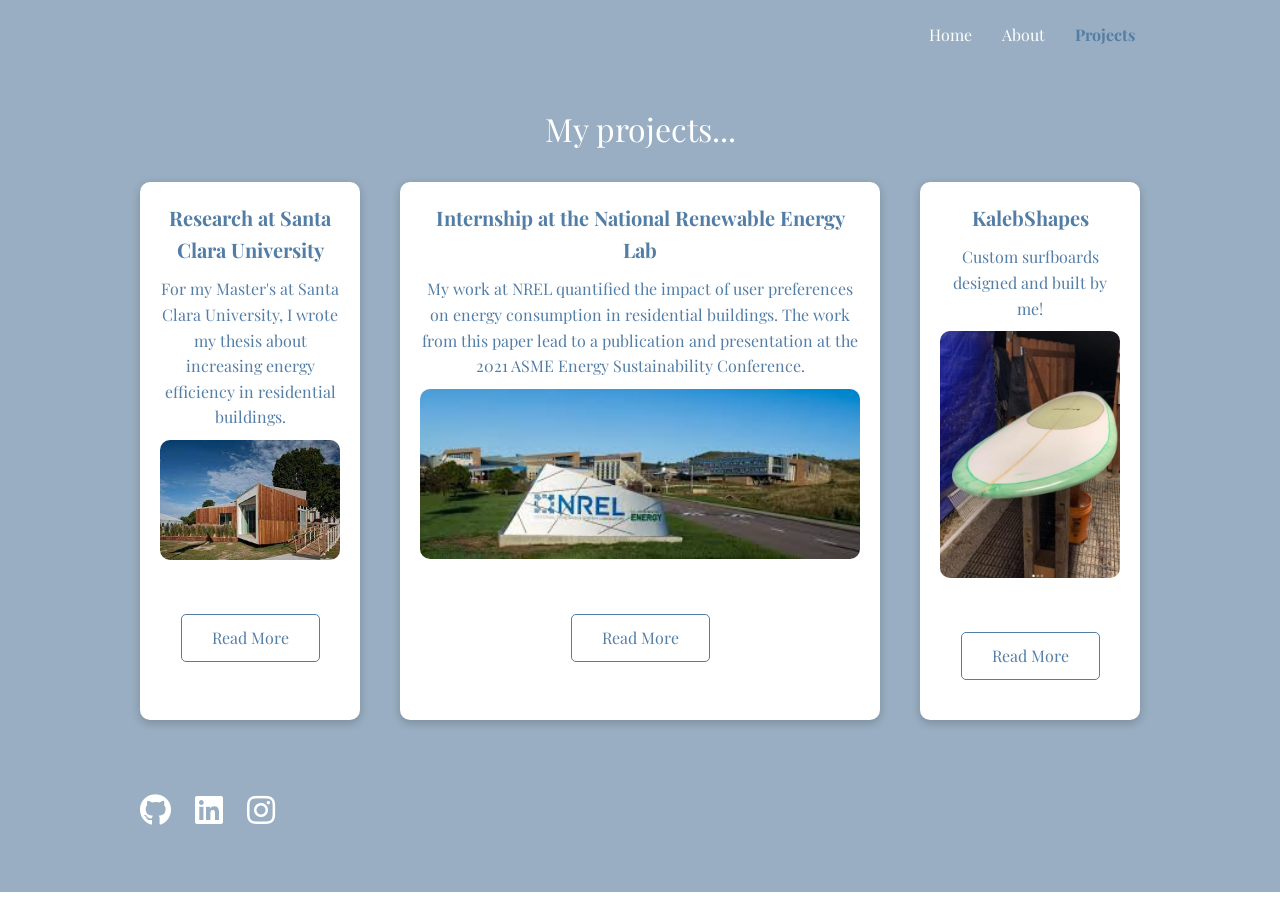
<file: templates/projects.html>
<!DOCTYPE html>
<html lang="en">
<head>
    <meta charset="UTF-8">
    <meta http-equiv="X-UA-Compatible" content="IE=edge">
    <meta name="viewport" content="width=device-width, initial-scale=1.0">
    <link rel="stylesheet" href="https://cdnjs.cloudflare.com/ajax/libs/font-awesome/5.15.3/css/all.min.css" integrity="sha512-iBBXm8fW90+nuLcSKlbmrPcLa0OT92xO1BIsZ+ywDWZCvqsWgccV3gFoRBv0z+8dLJgyAHIhR35VZc2oM/gI1w==" crossorigin="anonymous" />
    
    <link rel="stylesheet" href="../css/style.css">
    <link rel="stylesheet" href="../css/utilities.css">
    <title>Kaleb Pattawi | Projects</title>
</head>
<body>
    <!-- Navbar -->
    <div class="navbar">
        <div class="container flex">
            <!-- <h1 class="logo"></h1> -->
            <nav>
                <ul>
                    <li><a href="index.html">Home</a></li>
                    <li><a href="about.html">About</a></li>
                    <li><a class="text-dark" href="projects.html">Projects</a></li>
                    </ul>
            </nav>
        </div>
    </div>

    <!-- Featured -->
    <section class="featured">
        <h2 class="md text-center my-2">
            My projects...
        </h2>
        <div class="container grid flex">
            <div class="card">
                <h4>Research at Santa Clara University</h4>
                <p>For my Master's at Santa Clara University, I wrote my thesis about increasing energy efficiency in residential buildings.</p>
                <img src="../images/solarhouse.jpg" alt="">
                <a href="scuResearch.html" class="btn btn-outline-dark">Read More</a>
            </div>
            <div class="card">
                <h4>Internship at the National Renewable Energy Lab</h4>
                <p>My work at NREL quantified the impact of user preferences on energy consumption in residential buildings. The work from this paper lead to a publication and presentation at the 2021 ASME Energy Sustainability Conference.</p>
                <img src="../images/nrelcampus.jpg" alt="">
                <a href="nrelResearch.html" class="btn btn-outline-dark">Read More</a>
            </div>
            <div class="card">
                <h4>KalebShapes</h4>
                <p>Custom surfboards designed and built by me!</p>
                <img src="../images/greenegg.JPG" alt="">
                <a href="kalebshapes.html" class="btn btn-outline-dark">Read More</a>
            </div>
        </div>
    </section>

    <!-- Footer  -->
    <footer class="footer py-5">
        <div class="container grid grid-3">
            <div class="social">
                <a href="https://github.com/kpattawi" target="_blank"><i class="fab fa-github fa-2x"></i></a>
                <a href="https://www.linkedin.com/in/kalebpattawi/" target="_blank"><i class="fab fa-linkedin fa-2x"></i></a>
                <a href="https://www.instagram.com/kalebshapes/" target="_blank"><i class="fab fa-instagram fa-2x"></i></a>
            </div>
        </div>
    </footer>

</body>
</html>
</file>
<file: css/style.css>
@import url('https://fonts.googleapis.com/css2?family=Oswald&family=Playfair+Display:wght@500&display=swap');

:root {
    --primary-color: #99aec2;
    --secondary-color: #dbbd8f;
    --dark-color: #527da5;
    --light-color: #dbbd8f;
    --success-color: #5cb85c;
    --error-color: #d9534f;
}



* {
    box-sizing: border-box;
    margin: 0;
    padding: 0;
}

body {
    font-family: 'Oswald', sans-serif;
    font-family: 'Playfair Display', serif;
    color: black;
    line-height: 1.6;
}

ul {
    list-style-type: none;

}

a {
    text-decoration: none;
    color: black;
}

h1, h2 {
    font-weight: 300;
    line-height: 1.2;
    margin: 10px 0;

}
p {
    margin: 10px 0;
}
img {
    width: 100%;
}
code, pre {
    background: #333;
    color: #fff;
    padding: 10px;
}

/* Navbar */
.navbar{
    background-color: var(--primary-color);
    color: white;
    height: 70px;
}
.navbar .flex{
    justify-content: flex-end;
}
.navbar ul{
    display: flex;
}
.navbar a{
    color: white;
    padding: 10px;
    margin: 0 5px;

}
.navbar a:hover{
    /* border-bottom: 2px #fff solid; */
    font-weight: bolder;
}
.navbar .text-dark{
    color: var(--dark-color);
    font-weight: bold;
}

/* Showcase */
.showcase {
    height: 850px;
    background-color: var(--primary-color);
    /* background-image: linear-gradient(var(--primary-color),var(--secondary-color)); */
    background-image: url("../images/background.png");
    background-size: contain;
    background-repeat: no-repeat;
    background-position-x: center;
    background-position-y: center;
    color: white;
    position: relative;
    /* border-bottom: 1px solid var(--dark-color); */
}
.showcase h1 {
    font-size: 3rem;
}
.showcase h2 {
    font-size: 2rem;
}
.showcase mark{
    color: var(--dark-color);
    background-color: transparent;
}
.showcase .grid{
    overflow: visible;
    grid-template-columns: 3fr 2fr;
    gap:50px;
}
.showcase .grid > *:first-child{
    grid-column: 1;
}
.showcase-text{
    animation: slideInFromLeft 1s ease-in;
    grid-column: 1;
    justify-self: self-start;
    align-self: flex-start;
}
.showcase-text .buttons{
    justify-self: self-start;
    align-self: flex-start;
}
.showcase-text .buttons a{
    margin-top: 2em;
}
.showcase-text .buttons > *:first-child{
    margin-right: 2em;
}
.showcase-text .buttons a:hover{
    color: var(--dark-color);
    border-color: var(--dark-color);
}
/* .showcase::before, .showcase::after{
    content: '';
    position: absolute;
    height: 100px;
    bottom: -70px;
    right: 0;
    left: 0;
    background: white;
    transform: skewY(-3deg);
} */

/* Featured and Biography */
.featured, .biography{
    /* background-image: linear-gradient(var(--primary-color),var(--secondary-color), var(--primary-color)); */
    background-color: var(--primary-color);
    margin-top: 0px;
    margin-bottom: 0px;
    padding-top: 1em;
}
.featured h2, .biography h2{
    animation: slideInFromTop 1s ease-in;
    margin-bottom: px;
    color: white;
}
.featured .grid{
    grid-template-columns: 1fr 1fr 1fr 1fr;
    margin-top: 20px;
    grid-auto-rows: minmax(50px, auto);
    row-gap: 3rem;
    padding-top: 10px;
    padding-bottom: 10px;
}
.featured .grid > *:first-child{
    grid-column: 1;
}
.featured .grid > *:nth-child(2){
    grid-column: 2 / 4;
}
.featured .grid > *:nth-child(3){
    grid-column: 4;
    grid-row: 1;
}
.featured .flex, .biography .flex{
    flex-wrap: wrap;
}
.featured .card{
    color: var(--dark-color);
    text-align: center;
    height: 100%;
    transition: transform 0.2s ease-in;
}
.featured .card h4, .biography .card h4{
    font-size: 20px;
    margin-bottom: 10px;
}
.featured .card img{
    border-radius: 10px;
    justify-self: center;
    margin-right: 5%;
    margin-bottom: 3rem;
}
.featured .card div{
    padding-top: 50px;
}
.biography .card{
    color: var(--dark-color);
    text-align: left;
    height: 100%;
    width: 100%;
    transition: transform 0.2s ease-in;
}
.biography .card .grid .flex{
    grid-template-columns: 1fr 1fr;
    align-items: center;
    justify-items: center;
}
.biography a{
    color: var(--secondary-color);
    text-decoration: underline;
}
.biography .card img{
    
    border-radius: 10px;
}
.biography-text{
    justify-self: center;
    align-self: center;
}

/* Footer  */
.footer{
    background-color: var(--primary-color);
}
.footer .grid-3{
    grid-template-columns: 2fr 1fr 1fr;
}
.footer .social a{
    color: #fff;
    margin: 0 10px;
}

/* Animations */
@keyframes slideInFromLeft {
    0% {
        transform: translateX(-100%);
    }
    100% {
        transform: translateX(0);
    }
}
@keyframes slideInFromRight {
    0% {
        transform: translateX(100%);
    }
    100% {
        transform: translateX(0);
    }
}
@keyframes slideInFromTop {
    0% {
        transform: translateY(-200%);
    }
    100% {
        transform: translateX(0);
    }
}
@keyframes slideInFromBottom {
    0% {
        transform: translateY(100%);
    }
    100% {
        transform: translateX(0);
    }
}

/* Tablets and under */
@media(max-width: 768px){
    .navbar .flex{
        justify-content: space-around;
    }
    .grid, .showcase .grid, .featured .grid, .biography .grid{
        grid-template-columns: 1fr;
        grid-template-rows: 1fr;
    }
    .featured .grid > *:first-child{
        grid-column: 1;
        grid-row: 1;
    }
    .featured .grid > *:nth-child(2){
        grid-column: 1;
        grid-row: 2;
    }
    .featured .grid > *:nth-child(3){
        grid-column: 1;
        grid-row: 3;
    }
    .showcase-text {
        animation: slideInFromTop 1s ease-in;
        text-align: center;
        margin-top: 40px;
    }
    .social .grid-3{
        grid-template-columns: 1fr 1fr 1fr;
    }
    
}

/* Mobile */
@media(max-width: 500px){
    .navbar{
        height: 100px;
    }
}
</file>
<file: css/utilities.css>
/* Utilities */
.container{
    max-width: 1100px;
    margin: 0 auto;
    overflow: auto;
    padding: 0 40px;
}
.card{
    background-color: white;
    border-radius: 10px;
    box-shadow: 0 3px 10px rgba(0,0,0,0.2);
    padding: 20px;
    margin: 10px;
    color: #333;
}
.btn{
    display: inline-block;
    padding: 10px 30px;
    cursor: pointer;
    background: var(--primary-color);
    color: white;
    border: none;
    border-radius: 5px;
}
.btn-outline-primary{
    background-color: transparent;
    border: 1px var(--primary-color) solid;
    color: var(--primary-color);
}
.btn-outline-secondary{
    background-color: transparent;
    border: 1px var(--secondary-color) solid;
    color: var(--secondary-color);
}
.btn-outline-dark{
    background-color: transparent;
    border: 1px var(--dark-color) solid;
    color: var(--dark-color);
}
.btn-outline-light{
    background-color: transparent;
    border: 1px var(--light-color) solid;
    color: var(--light-color);
}
.btn-outline-white{
    background-color: transparent;
    border: 1px #fff solid;
    color: #fff;
}
.btn-outline-black{
    background-color: transparent;
    border: 1px #333 solid;
    color: #333;
}
.btn:hover{
    transform: scale(0.98);
}

/* Backgrounds and colored buttons */
.bg-primary, .btn-primary {
    background-color: var(--primary-color);
    color: white;
}
.bg-secondary, .btn-secondary {
    background-color: var(--secondary-color);
    color: white;
}
.bg-dark, .btn-dark {
    background-color: var(--dark-color);
    color: white;
}

.bg-light, .btn-light {
    background-color: var(--light-color);
    color: #333;
}
.bg-primary a, .btn-primary a,.bg-secondary a, .btn-secondary a,.bg-dark a, .btn-dark a{
    color: white;
} 

/* text sizes */
.lead{
    font-size: 20px;
}
.sm{
    font-size: 1rem;
}
.md{
    font-size: 2rem;
}
.lg{
    font-size: 3rem;
}
.xl{
    font-size: 4rem;
}

.text-center{
    text-align: center;
}

/* text colors */
.text-primary {
    color: var(--primary-color);
}
.text-secondary {
    color: var(--secondary-color);
}
.text-dark {
    color: var(--dark-color);
}

.text-light {
    color: var(--light-color);
}

/* Alert */
.alert{
    background-color: var(--light-color);
    padding: 10px 20px;
    font-weight: bold;
    margin: 15px 0;
}
.alert i{
    margin-right: 10px;
}
.alert-success{
    background-color: var(--success-color);
    color: white;
}
.alert-error{
    background-color: var(--error-color);
    color: white;
}

.flex{
    display: flex;
    justify-content: center;
    align-items: center;
    height: 100%;
}
.grid{
    display: grid;
    grid-template-columns: repeat(2,1fr);
    gap: 20px;
    justify-content: center;
    align-items: center;
    height: 100%;
}
.grid-3{
    grid-template-columns: repeat(3,1fr);
}

/* Margins */
.my-1 {
    margin: 1rem 0;
}
.my-2 {
    margin: 1.5rem 0;
}
.my-3 {
    margin: 2rem 0;
}
.my-4 {
    margin: 3rem 0;
}
.my-5 {
    margin: 4rem 0;
}
.m-1 {
    margin: 1rem;
}
.m-2 {
    margin: 1.5rem;
}
.m-3 {
    margin: 2rem;
}
.m-4 {
    margin: 3rem;
}
.m-5 {
    margin: 4rem;
}

/* Paddings */
.py-1 {
    padding: 1rem 0;
}
.py-2 {
    padding: 1.5rem 0;
}
.py-3 {
    padding: 2rem 0;
}
.py-4 {
    padding: 3rem 0;
}
.py-5 {
    padding: 4rem 0;
}
.p-1 {
    padding: 1rem;
}
.p-2 {
    padding: 1.5rem;
}
.p-3 {
    padding: 2rem;
}
.p-4 {
    padding: 3rem;
}
.p-5 {
    padding: 4rem;
}
</file>
<file: oldLayout/css/style.css>
body{
    font-family: Arial, Helvetica, sans-serif;
    font-size: 16px;
    line-height: 1.5;
    font: 16px/1.5 Arial, Helvetica, sans-serif;
    padding:0;
    margin:0;
    background-color: rgb(110, 110, 110);
}

/* Global */
.container{
    width:80%;
    margin: auto;
    overflow: hidden;
}
ul{
    margin:0;
    padding:0;
}
.button_1{
    height: 38px;
    background: rosybrown;
    border: 0;
    padding-left: 20px;
    padding-right: 20px;
    color: white;
}
.dark{
    padding: 15px;
    background: #35424a;
    color: #fff;
    margin-top: 10px;
    margin-bottom: 10px;
}
.light{
    padding: 15px;
    background: #e4e4e4;
    color: rgb(15, 49, 88);
    color: black;
    margin-top: 10px;
    margin-bottom: 10px;
}

/* Header */
header{
    background: rgb(15, 49, 88);
    color: ghostwhite;
    padding-top: 30px;
    min-height: 70px;
    border-bottom: #12135f 3px solid;
}

header a{
    color: #fff;
    text-decoration: none;
    font-size: 16px;
}

header li{
    float: left;
    display: inline;
    padding: 0 20px 0 20px;
}

header #branding{
    float: left;
}

header #branding h1{
    margin:0;
}

header nav{
    float: right;
    margin-top: 10px;
}

header .highlight, header .current a{
    color:#1dbfe8;
    font-weight: bold;
}

header a:hover{
    color: rgb(155, 38, 38);
    font-weight: bold;
}

/* Showcase */
#showcase{
    min-height: 500px;
    background: url('../img/blackbodysurf.jpg') no-repeat 0 -70px; 
    background-size: cover;
    text-align: center;
    color: white;
    border-bottom: #12135f 3px solid;
}
#showcase h1{
    margin-top: 60px;
    font-size: 55px;
    text-shadow: 2px 2px 4px white;
    margin-bottom: 10px;
    color: rgb(15, 49, 88);
}
#showcase p{
    font-size: 20px;
    text-shadow: 2px 2px 4px white;
    font-weight: bold;
    color: rgb(15, 49, 88);
}

/* Introduction */
#introduction{
    color:#fff;
    margin: 30px;
    padding: 1em;
    display: grid;
    box-sizing: border-box;
}

/* Boxes */
#boxes{
    margin: 30px;
    padding: 1em;
    display: grid;
    box-sizing: border-box;
    grid-template-columns: 1fr 1fr 1fr;
    grid-column-gap: 3em;
    justify-items: center;
    align-items: center;
}

#boxes .box{
    text-align: center;
}

#boxes .box img{
    width: 90px;
}

/* Main-col */
article#main-col{
    float: left;
    width: 65%;
    margin: 1em;
}
article#main-col h1{
    color: white;
    text-align: center;
    font-size: 28px;
    font-weight: bold;
}

/* Sidebar */
aside#sidebar{
    float: right;
    width: 30%;
    margin-top: 10px;
    margin-bottom: 10px;
}
aside#sidebar h3{
    padding-left: 1em;
}
aside#sidebar li{
    list-style: none;
    padding: 1em;
}
aside#sidebar a{
    color: #fff;
    text-decoration: underline;
}
aside#sidebar a:hover{
    color: rgb(155, 38, 38);
    font-weight: bold;
}
aside#sidebar a:visited{
    color: #1dbfe8;
    font-weight: bold;
}
aside#sidebar .bulleted-list li{
    list-style: disc;
    margin-left: 1em;
}
aside#sidebar .bulleted-list h3{
    text-align: left;
    padding-left: 0em;
}

/* Services */
ul#services li{
    list-style: none;
    padding: 20px;
    border: #ccc solid 1px;
    margin-bottom: 5px;
    background: #e6e6e6;
}

/* Newsletter */
#newsletter{
    display: grid;
    box-sizing: border-box;
    grid-template-columns: 1fr 1fr 1fr;
    grid-column-gap: 1em;
    justify-items: center;
    align-items: center;

    color: #fff;
    background: #35424a;
}
#newsletter img{
    padding: 15px;
    width: 50px;
    height: auto;
}
#newsletter h1{
    float: left;
}
#newsletter form{
    float: right;
    margin-top: 15px;
}
#newsletter input[type="email"]{
    padding: 4px;
    height: 25px;
    width: 250px;
}

/* Footer */
footer{
    float: left;
    width: 100%;
    padding: 35px;
    margin-top: 0px;
    box-sizing: border-box;
    color: white;
    background-color: rgb(15, 49, 88);
    text-align: center;
    border-top: #12135f 3px solid;
}


/* Media Queries */
@media(max-width: 768px){
    header #branding,
    header nav,
    header nav li,
    #newsletter h1,
    #newsletter form,
    #boxes .box,
    article#main-col,
    aside#sidebar{
        float: none;
        text-align: center;
        width: 100%;
    }

    header{
        padding-bottom: 20px;
    }

    showcase h1{
        margin-top: 40px;
    }

    #newsletter button{
        display: block;
        width: 100%;
    }

    #newsletter form input[type="email"]{
        width: 100%;
        margin-bottom: 5px;
    }

}
</file>
<file: youtubeTutorial/css/utilities.css>
/* Utilities */
.container{
    max-width: 1100px;
    margin: 0 auto;
    overflow: auto;
    padding: 0 40px;
}
.card{
    background-color: white;
    border-radius: 10px;
    box-shadow: 0 3px 10px rgba(0,0,0,0.2);
    padding: 20px;
    margin: 10px;
    color: #333;
}
.btn{
    display: inline-block;
    padding: 10px 30px;
    cursor: pointer;
    background: var(--primary-color);
    color: white;
    border: none;
    border-radius: 5px;
}
.btn-outline{
    background-color: transparent;
    border: 1px #fff solid;
}
.btn:hover{
    transform: scale(0.98);
}

/* Backgrounds and colored buttons */
.bg-primary, .btn-primary {
    background-color: var(--primary-color);
    color: white;
}
.bg-secondary, .btn-secondary {
    background-color: var(--secondary-color);
    color: white;
}
.bg-dark, .btn-dark {
    background-color: var(--dark-color);
    color: white;
}

.bg-light, .btn-light {
    background-color: var(--light-color);
    color: #333;
}
.bg-primary a, .btn-primary a,.bg-secondary a, .btn-secondary a,.bg-dark a, .btn-dark a{
    color: white;
} 

/* text sizes */
.lead{
    font-size: 20px;
}
.sm{
    font-size: 1rem;
}
.md{
    font-size: 2rem;
}
.lg{
    font-size: 3rem;
}
.xl{
    font-size: 4rem;
}

.text-center{
    text-align: center;
}
/* text colors */
.text-primary {
    color: var(--primary-color);
}
.text-secondary {
    color: var(--secondary-color);
}
.text-dark {
    color: var(--dark-color);
}

.text-light {
    color: var(--light-color);
}

/* Alert */
.alert{
    background-color: var(--light-color);
    padding: 10px 20px;
    font-weight: bold;
    margin: 15px 0;
}
.alert i{
    margin-right: 10px;
}
.alert-success{
    background-color: var(--success-color);
    color: white;
}
.alert-error{
    background-color: var(--error-color);
    color: white;
}

.flex{
    display: flex;
    justify-content: center;
    align-items: center;
    height: 100%;
}
.grid{
    display: grid;
    grid-template-columns: repeat(2,1fr);
    gap: 20px;
    justify-content: center;
    align-items: center;
    height: 100%;
}
.grid-3{
    grid-template-columns: repeat(3,1fr);

}

/* Margins */
.my-1 {
    margin: 1rem 0;
}
.my-2 {
    margin: 1.5rem 0;
}
.my-3 {
    margin: 2rem 0;
}
.my-4 {
    margin: 3rem 0;
}
.my-5 {
    margin: 4rem 0;
}
.m-1 {
    margin: 1rem;
}
.m-2 {
    margin: 1.5rem;
}
.m-3 {
    margin: 2rem;
}
.m-4 {
    margin: 3rem;
}
.m-5 {
    margin: 4rem;
}

/* Paddings */
.py-1 {
    padding: 1rem 0;
}
.py-2 {
    padding: 1.5rem 0;
}
.py-3 {
    padding: 2rem 0;
}
.py-4 {
    padding: 3rem 0;
}
.py-5 {
    padding: 4rem 0;
}
.p-1 {
    padding: 1rem;
}
.p-2 {
    padding: 1.5rem;
}
.p-3 {
    padding: 2rem;
}
.p-4 {
    padding: 3rem;
}
.p-5 {
    padding: 4rem;
}
</file>
<file: youtubeTutorial/css/style.css>
@import url('https://fonts.googleapis.com/css2?family=Lato:wght@300&display=swap');

:root {
    --primary-color: #047aed;
    --secondary-color: #1c3fa8;
    --dark-color: #002240;
    --light-color: #f4f4f4;
    --success-color: #5cb85c;
    --error-color: #d9534f;
}



* {
    box-sizing: border-box;
    margin: 0;
    padding: 0;
}

body {
    font-family: 'Lato', sans-serif;
    color: black;
    line-height: 1.6;
}

ul {
    list-style-type: none;

}

a {
    text-decoration: none;
    color: black;
}

h1, h2 {
    font-weight: 300;
    line-height: 1.2;
    margin: 10px 0;

}
p {
    margin: 10px 0;
}
img {
    width: 100%;
}
code, pre {
    background: #333;
    color: #fff;
    padding: 10px;
}

/* Navbar */
.navbar{
    background-color: var(--primary-color);
    color: white;
    height: 70px;
}
.navbar .flex{
    justify-content: space-between;
}
.navbar ul{
    display: flex;
}
.navbar a{
    color: white;
    padding: 10px;
    margin: 0 5px;

}
.navbar a:hover{
    border-bottom: 2px #fff solid;
}

/* Showcase */
.showcase {
    height: 400px;
    background-color: var(--primary-color);
    color: white;
    position: relative;

}
.showcase h1 {
    font-size: 40px;
}
.showcase p{
    margin: 20px 0;
}
.showcase .grid{
    overflow: visible;
    grid-template-columns: 55fr 45fr;
    gap: 30px;
}
.showcase-text{
    animation: slideInFromLeft 1s ease-in;
}
.showcase-form{
    animation: slideInFromRight 1s ease-in;
    position: relative;
    top: 60px;
    height: 350px;
    width: 400px;
    padding: 40px;
    z-index: 100;
    justify-self: end;
}
.showcase-form .form-control{
    margin: 30px 0;
}

.showcase-form input[type='text'], .showcase-form input[type='email']{
    border: 0;
    border-bottom: 1px solid #b4becb;
    width: 100%;
    padding: 3px;
    font-size: 16px;
}
.showcase-form input:focus{
    outline: none;

}
.showcase::before, .showcase::after{
    content: '';
    position: absolute;
    height: 100px;
    bottom: -70px;
    right: 0;
    left: 0;
    background: lightblue;
    transform: skewY(-3deg);
}

/* Stats */
.stats {
    animation: slideInFromBottom 1s ease-in;
    padding-top: 100px;
}
.stats-heading {
    max-width: 500px;
    margin: auto;
}
.stats .grid h3 {
    font-size: 35px;
}
.stats .grid p {
    font-size: 20px;
    font-weight: bold;

}

/* Cli */
.cli .grid{
    grid-template-columns: repeat(3,1fr);
    grid-template-rows: repeat(2,1fr);
}
/* Make first child span first two rows and columns */
.cli .grid > *:first-child {
    grid-column: 1 / span 2;
    grid-row: 1 / span 2;
}

/* Cloud  */
.cloud .grid {
    grid-template-columns: 4fr 3fr;
}

/* Languages */
.languages .flex{
    flex-wrap: wrap;
}
.languages .card{
    text-align: center;
    margin: 18px 10px 40px;
    transition: transform 0.2s ease-in;
}
.languages .card h4{
    font-size: 20px;
    margin-bottom: 10px;
}

.languages .card:hover{
    transform: translateY(-15px);
}

/* Features */
.features-head img{
    width: 200px;
    justify-self: flex-end;
}
.features-sub-head img{
    width: 300px;
    justify-self: flex-end;
}
.features-main .card > i {
    margin-right: 20px;
}
.features-main .grid{
    padding: 30px;
}
.features-main .grid > *:first-child{
    grid-column: 1 / span 3;
}
.features-main .grid > *:nth-child(2){
    grid-column: 1 / span 2;
}

/* Docs */
.docs-main h3{
    margin: 20px 0;
}
.docs-main .grid{
    grid-template-columns: 1fr 2fr;
    align-items: flex-start;
}
.docs-main nav li{
    font-size: 17px;
    padding-bottom: 5px;
    margin-bottom: 5px;
    border-bottom: 1px ;
}
.docs-main a:hover{
    font-weight: bold;
}

/* Footer  */
.footer .social a{
    margin: 0 10px;
}

/* Animations */
@keyframes slideInFromLeft {
    0% {
        transform: translateX(-100%);
    }
    100% {
        transform: translateX(0);
    }
}
@keyframes slideInFromRight {
    0% {
        transform: translateX(100%);
    }
    100% {
        transform: translateX(0);
    }
}
@keyframes slideInFromTop {
    0% {
        transform: translateY(-100%);
    }
    100% {
        transform: translateX(0);
    }
}
@keyframes slideInFromBottom {
    0% {
        transform: translateY(100%);
    }
    100% {
        transform: translateX(0);
    }
}

/* Tablets and under */
@media(max-width: 768px){
    .grid, .showcase .grid,.stats .grid, .cli .grid, .cloud .grid,
    .features-main .grid, .docs-main .grid{
        grid-template-columns: 1fr;
        grid-template-rows: 1fr;
    }

    .showcase{
        height: auto;
    }
    .showcase-text {
        animation: slideInFromTop 1s ease-in;
        text-align: center;
        margin-top: 40px;
    }
    .showcase-form{
        animation: slideInFromRight 1s ease-in;
        justify-self: center;
        margin: auto;
    }
    .cli .grid > *:first-child {
        grid-column: 1;
        grid-row: 1;
    }
    .features-head, .features-sub-head, .docs-head{
        text-align: center;
    }
    .features-head img, .features-sub-head img, .docs-head img{
        justify-self: center;
    }
    .features-main .grid>*:first-child, .features-main .grid>*:nth-child(2){
        grid-column: 1;
    }
}

/* Mobile */
@media(max-width: 500px){
    .navbar{
        height: 110px;
    }
    .navbar .flex{
        flex-direction: column;
    }
    .navbar ul{
        padding: 10px;
        background-color: rgba(0,0,0,0.1);
    }
}
</file>
